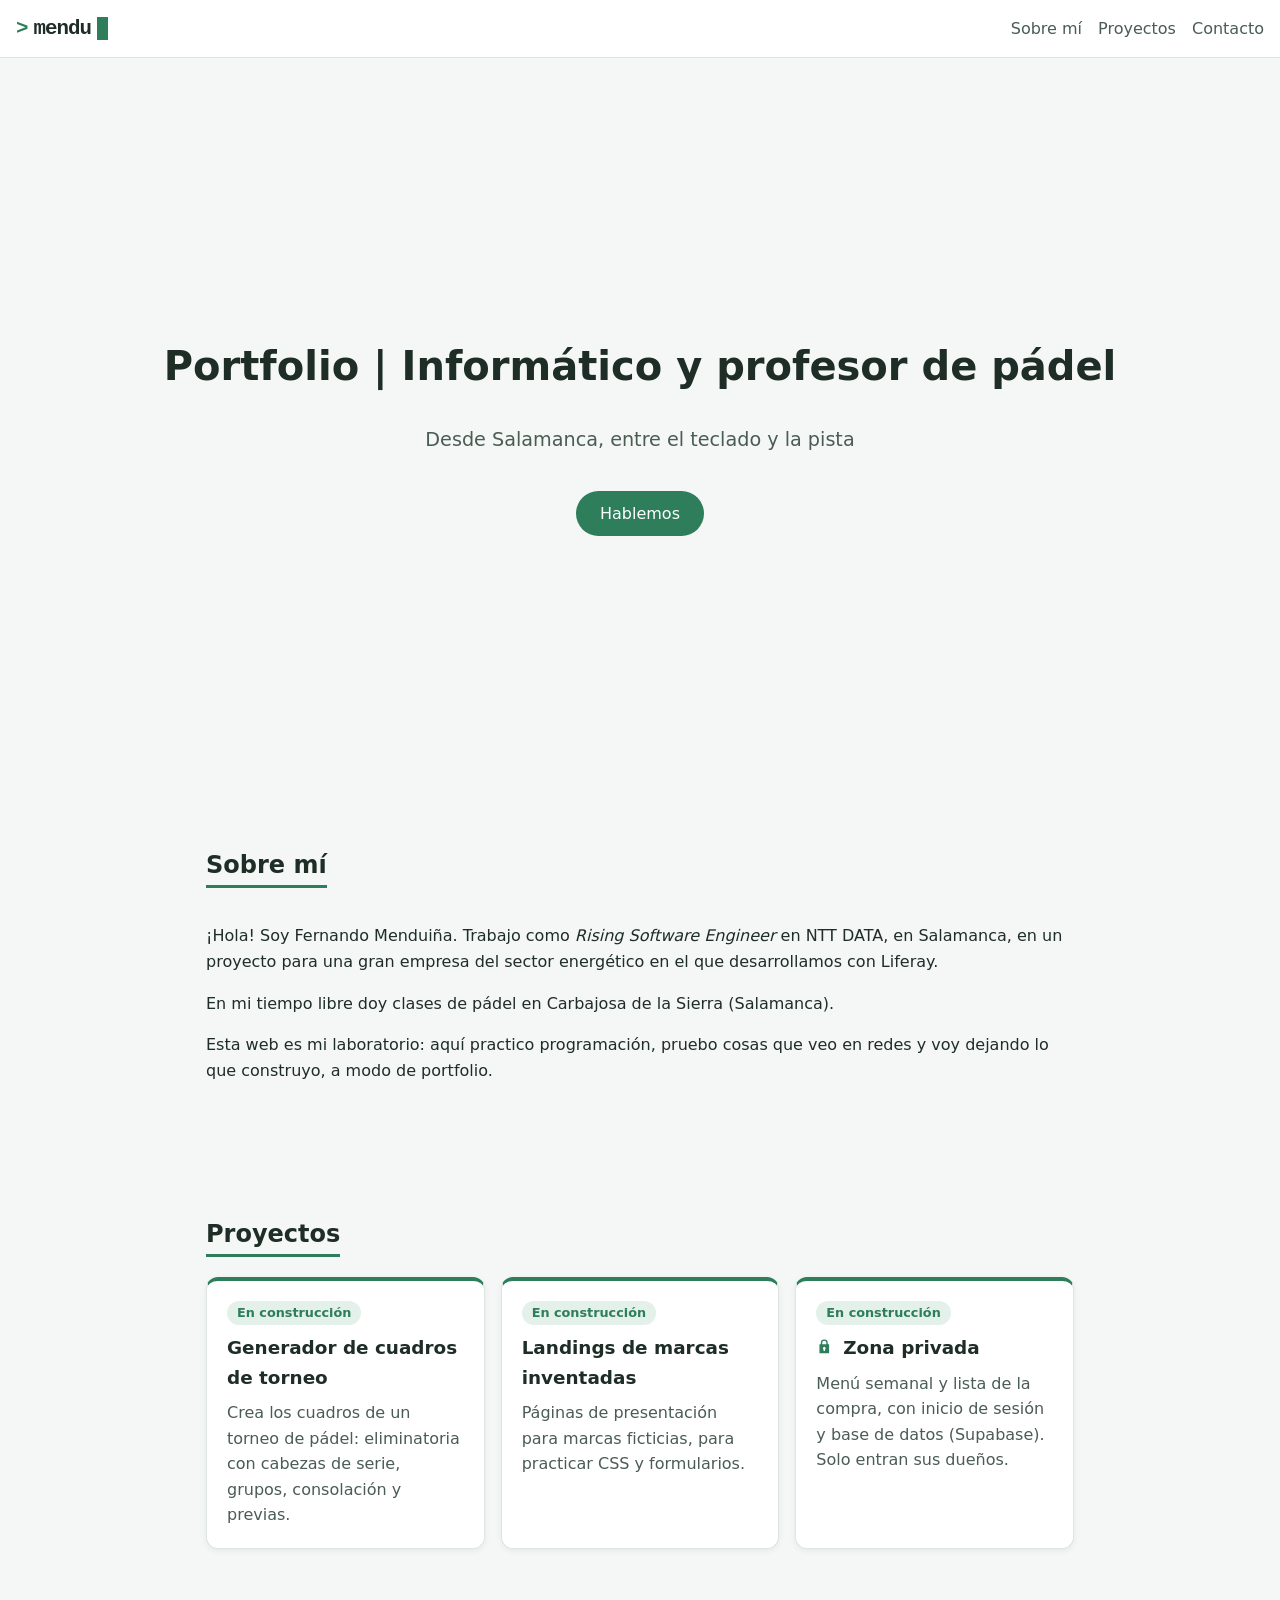
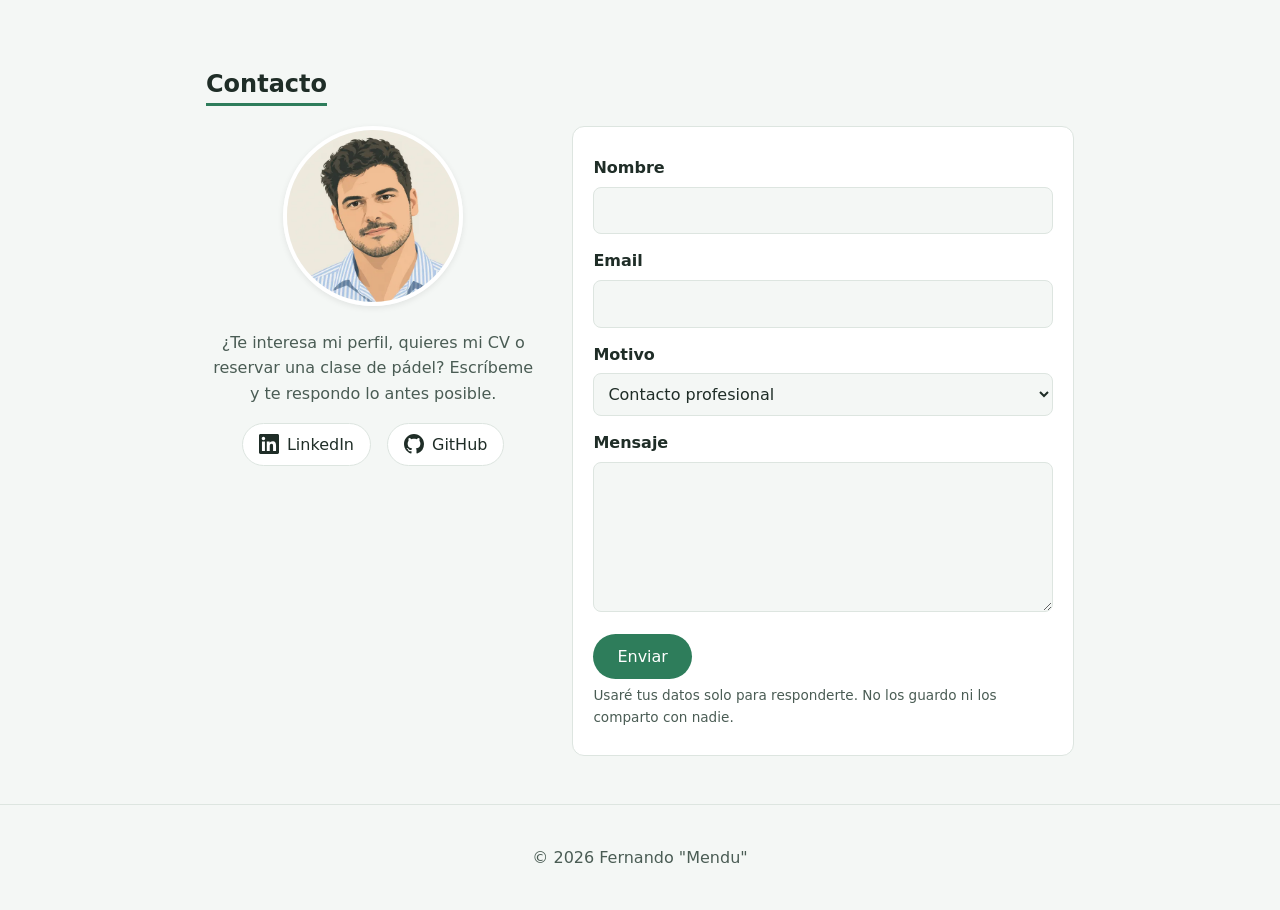
<file: index.html>
<!DOCTYPE html>
<html lang="es">
<head>
  <meta charset="UTF-8">
  <meta name="viewport" content="width=device-width, initial-scale=1.0">
  <title>Mendu · Informático y profesor de pádel</title>
  <meta name="description" content="Portfolio de Mendu, informático en Salamanca y profesor de pádel. Proyectos de desarrollo web y lo que voy aprendiendo por el camino.">
  <link rel="stylesheet" href="css/styles.css">
  <link rel="icon" href="favicon.svg" type="image/svg+xml">
  <link rel="apple-touch-icon" href="apple-touch-icon.png">
  <meta name="apple-mobile-web-app-title" content="mendu">
  <script src="js/main.js" defer></script>
</head>
<body>
  <header class="cabecera">
    <a href="#inicio" class="logo" aria-label="Mendu, ir al inicio">
  <span class="logo-prompt" aria-hidden="true">&gt;</span>mendu<span class="logo-cursor" aria-hidden="true"></span>
    </a>
    <nav>
      <ul class="menu">
        <li><a href="#sobre-mi">Sobre mí</a></li>
        <li><a href="#proyectos">Proyectos</a></li>
        <li><a href="#contacto">Contacto</a></li>
      </ul>
    </nav>
  </header>

  <main>
    <section id="inicio" class="portada">
      <h1>Portfolio | Informático y profesor de pádel</h1>
      <p class="subtitulo">Desde Salamanca, entre el teclado y la pista</p>
      <a href="#contacto" class="boton">Hablemos</a>
    </section>

    <section id="sobre-mi" class="seccion">
      <h2>Sobre mí</h2>
      <p>¡Hola! Soy Fernando Menduiña. Trabajo como <em>Rising Software Engineer</em> en NTT DATA, en Salamanca, en un proyecto para una gran empresa del sector energético en el que desarrollamos con Liferay.</p>
      <p>En mi tiempo libre doy clases de pádel en Carbajosa de la Sierra (Salamanca).</p>
      <p>Esta web es mi laboratorio: aquí practico programación, pruebo cosas que veo en redes y voy dejando lo que construyo, a modo de portfolio.</p>
    </section>

    <section id="proyectos" class="seccion">
      <h2>Proyectos</h2>
      <div class="tarjetas">
        <article class="tarjeta">
          <span class="estado">En construcción</span>
          <h3><a href="proyectos/torneos/index.html" class="tarjeta-enlace">Generador de cuadros de torneo</a></h3>
          <p>Crea los cuadros de un torneo de pádel: eliminatoria con cabezas de serie, grupos, consolación y previas.</p>
        </article>
        <article class="tarjeta">
          <span class="estado">En construcción</span>
          <h3><a href="proyectos/landings/index.html" class="tarjeta-enlace">Landings de marcas inventadas</a></h3>
          <p>Páginas de presentación para marcas ficticias, para practicar CSS y formularios.</p>
        </article>
        <article class="tarjeta">
          <span class="estado">En construcción</span>
          <h3>
            <a href="proyectos/zona-privada/index.html" class="tarjeta-enlace">
              <svg class="icono-candado" viewBox="0 0 24 24" aria-hidden="true"><path d="M17 9V7a5 5 0 0 0-10 0v2H5v13h14V9h-2zM9 7a3 3 0 0 1 6 0v2H9V7zm4 9.7V19h-2v-2.3a2 2 0 1 1 2 0z"/></svg>
              Zona privada
            </a>
          </h3>
          <p>Menú semanal y lista de la compra, con inicio de sesión y base de datos (Supabase). Solo entran sus dueños.</p>
        </article>
      </div>
    </section>

    <section id="contacto" class="seccion">
      <h2>Contacto</h2>
      <div class="contacto">
        <div class="perfil">
          <img src="img/mendu.webp" alt="Ilustración de Fernando Menduiña" class="perfil-foto" width="480" height="480" loading="lazy">
          <p>¿Te interesa mi perfil, quieres mi CV o reservar una clase de pádel? Escríbeme y te respondo lo antes posible.</p>
          <ul class="perfil-enlaces">
            <li>
              <a href="https://www.linkedin.com/in/fernando-menduina-hernandez/" class="red-social">
                <svg viewBox="0 0 24 24" aria-hidden="true"><path d="M20.447 20.452h-3.554v-5.569c0-1.328-.027-3.037-1.852-3.037-1.853 0-2.136 1.445-2.136 2.939v5.667H9.351V9h3.414v1.561h.046c.477-.9 1.637-1.85 3.37-1.85 3.601 0 4.267 2.37 4.267 5.455v6.286zM5.337 7.433c-1.144 0-2.063-.926-2.063-2.065 0-1.138.92-2.063 2.063-2.063 1.14 0 2.064.925 2.064 2.063 0 1.139-.925 2.065-2.064 2.065zm1.782 13.019H3.555V9h3.564v11.452zM22.225 0H1.771C.792 0 0 .774 0 1.729v20.542C0 23.227.792 24 1.771 24h20.451C23.2 24 24 23.227 24 22.271V1.729C24 .774 23.2 0 22.222 0h.003z"/></svg>
                LinkedIn
              </a>
            </li>
            <li>
              <a href="https://github.com/Fermendu" class="red-social">
                <svg viewBox="0 0 16 16" aria-hidden="true"><path d="M8 0C3.58 0 0 3.58 0 8c0 3.54 2.29 6.53 5.47 7.59.4.07.55-.17.55-.38 0-.19-.01-.82-.01-1.49-2.01.37-2.53-.49-2.69-.94-.09-.23-.48-.94-.82-1.13-.28-.15-.68-.52-.01-.53.63-.01 1.08.58 1.23.82.72 1.21 1.87.87 2.33.66.07-.52.28-.87.51-1.07-1.78-.2-3.64-.89-3.64-3.95 0-.87.31-1.59.82-2.15-.08-.2-.36-1.02.08-2.12 0 0 .67-.21 2.2.82.64-.18 1.32-.27 2-.27.68 0 1.36.09 2 .27 1.53-1.04 2.2-.82 2.2-.82.44 1.1.16 1.92.08 2.12.51.56.82 1.27.82 2.15 0 3.07-1.87 3.75-3.65 3.95.29.25.54.73.54 1.48 0 1.07-.01 1.93-.01 2.2 0 .21.15.46.55.38A8.013 8.013 0 0016 8c0-4.42-3.58-8-8-8z"/></svg>
                GitHub
              </a>
            </li>
          </ul>
        </div>

        <form class="formulario" action="https://formspree.io/f/mppqpdjj" method="POST">
          <label for="nombre">Nombre</label>
          <input type="text" id="nombre" name="nombre" autocomplete="name" required>

          <label for="email">Email</label>
          <input type="email" id="email" name="email" autocomplete="email" required>

          <label for="motivo">Motivo</label>
          <select id="motivo" name="motivo">
            <option>Contacto profesional</option>
            <option>Solicitar CV</option>
            <option>Clases de pádel</option>
          </select>

          <label for="mensaje">Mensaje</label>
          <textarea id="mensaje" name="mensaje" rows="5" required></textarea>

          <!-- Campo trampa contra spam: las personas no lo ven, los bots lo rellenan -->
          <label class="trampa">No rellenes este campo
            <input type="text" name="_gotcha" tabindex="-1" autocomplete="off">
          </label>

          <button type="submit" class="boton">Enviar</button>
          <p class="form-privacidad">Usaré tus datos solo para responderte. No los guardo ni los comparto con nadie.</p>
          <p class="form-estado" role="status"></p>
        </form>
      </div>
    </section>
  </main>

  <footer class="pie">
    <p>&copy; 2026 Fernando "Mendu"</p>
  </footer>
</body>
</html>
</file>
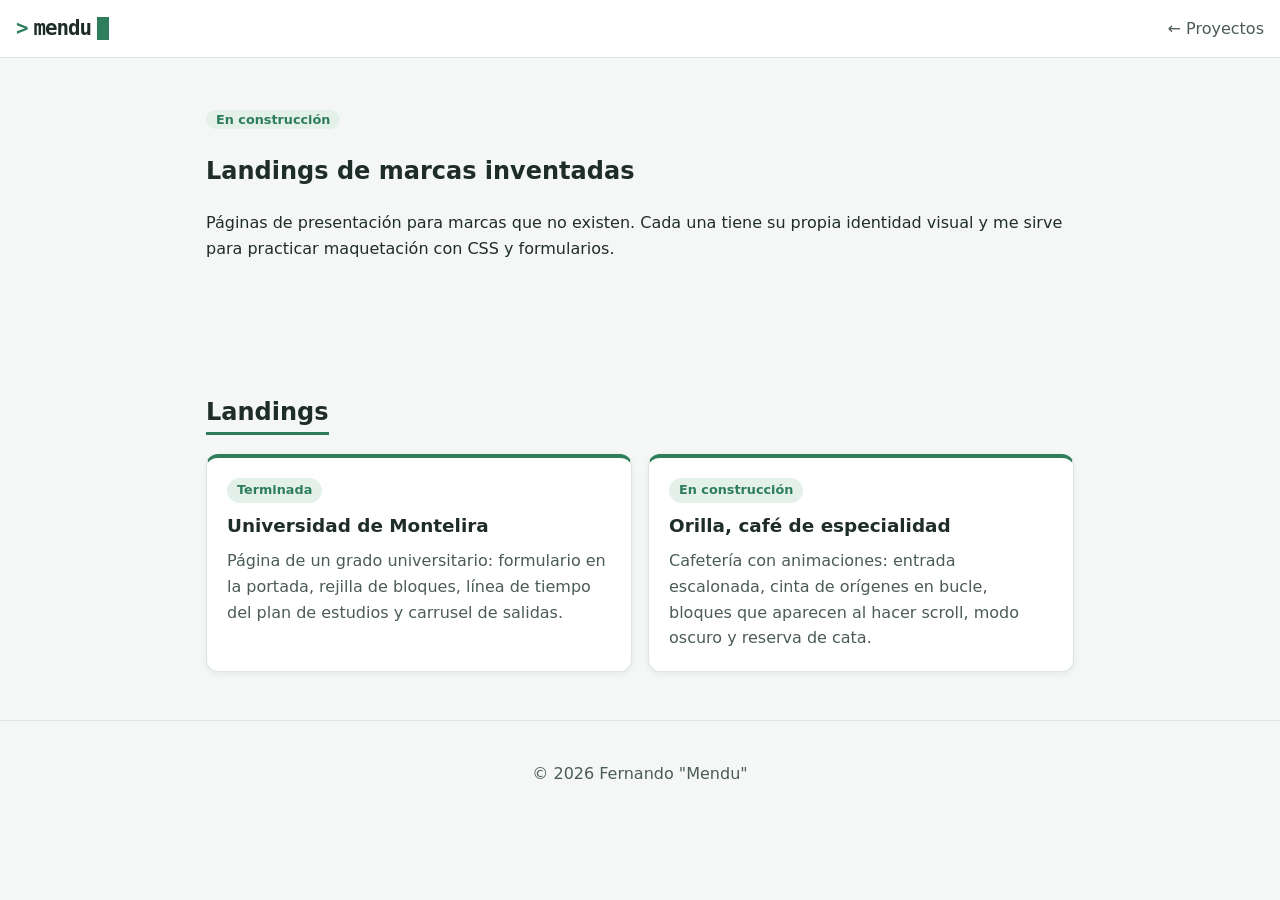
<file: proyectos/landings/index.html>
<!DOCTYPE html>
<html lang="es">
<head>
  <meta charset="UTF-8">
  <meta name="viewport" content="width=device-width, initial-scale=1.0">
  <title>Landings de marcas inventadas · Mendu</title>
  <meta name="description" content="Páginas de presentación para marcas inventadas, para practicar CSS y formularios. Proyecto del portfolio de Mendu.">
  <link rel="stylesheet" href="../../css/styles.css">
  <link rel="icon" href="../../favicon.svg" type="image/svg+xml">
</head>
<body>
  <header class="cabecera">
    <a href="../../index.html" class="logo" aria-label="Mendu, ir al inicio">
      <span class="logo-prompt" aria-hidden="true">&gt;</span>mendu<span class="logo-cursor" aria-hidden="true"></span>
    </a>
    <nav>
      <ul class="menu">
        <li><a href="../../index.html#proyectos">← Proyectos</a></li>
      </ul>
    </nav>
  </header>

  <main>
    <section class="seccion">
      <span class="estado">En construcción</span>
      <h1>Landings de marcas inventadas</h1>
      <p>Páginas de presentación para marcas que no existen. Cada una tiene su propia identidad visual y me sirve para practicar maquetación con CSS y formularios.</p>
    </section>

    <section class="seccion">
      <h2>Landings</h2>
      <div class="tarjetas">
        <article class="tarjeta">
          <span class="estado">Terminada</span>
          <h3><a href="montelira/index.html" class="tarjeta-enlace">Universidad de Montelira</a></h3>
          <p>Página de un grado universitario: formulario en la portada, rejilla de bloques, línea de tiempo del plan de estudios y carrusel de salidas.</p>
        </article>
        <article class="tarjeta">
          <span class="estado">En construcción</span>
          <h3><a href="orilla/index.html" class="tarjeta-enlace">Orilla, café de especialidad</a></h3>
          <p>Cafetería con animaciones: entrada escalonada, cinta de orígenes en bucle, bloques que aparecen al hacer scroll, modo oscuro y reserva de cata.</p>
        </article>
      </div>
    </section>
  </main>

  <footer class="pie">
    <p>&copy; 2026 Fernando "Mendu"</p>
  </footer>
</body>
</html>
</file>
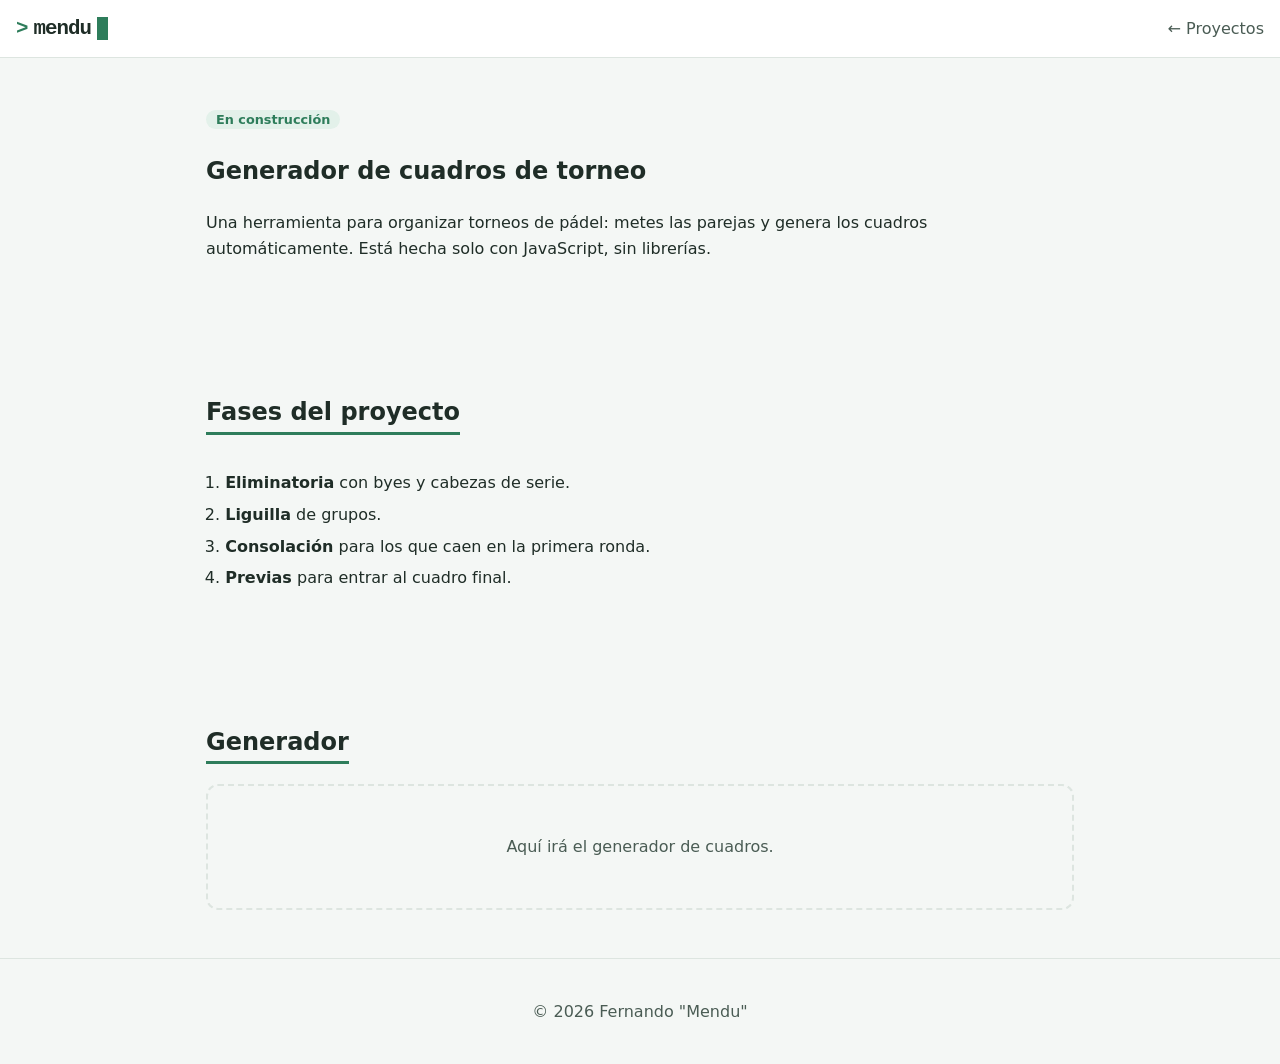
<file: proyectos/torneos/index.html>
<!DOCTYPE html>
<html lang="es">
<head>
  <meta charset="UTF-8">
  <meta name="viewport" content="width=device-width, initial-scale=1.0">
  <title>Generador de cuadros de torneo · Mendu</title>
  <meta name="description" content="Generador de cuadros de torneo de pádel hecho con JavaScript puro. Proyecto del portfolio de Mendu.">
  <link rel="stylesheet" href="../../css/styles.css">
  <link rel="stylesheet" href="torneos.css">
  <link rel="icon" href="../../favicon.svg" type="image/svg+xml">
  <script src="torneos.js" defer></script>
</head>
<body>
  <header class="cabecera">
    <a href="../../index.html" class="logo" aria-label="Mendu, ir al inicio">
      <span class="logo-prompt" aria-hidden="true">&gt;</span>mendu<span class="logo-cursor" aria-hidden="true"></span>
    </a>
    <nav>
      <ul class="menu">
        <li><a href="../../index.html#proyectos">← Proyectos</a></li>
      </ul>
    </nav>
  </header>

  <main>
    <section class="seccion">
      <span class="estado">En construcción</span>
      <h1>Generador de cuadros de torneo</h1>
      <p>Una herramienta para organizar torneos de pádel: metes las parejas y genera los cuadros automáticamente. Está hecha solo con JavaScript, sin librerías.</p>
    </section>

    <section class="seccion">
      <h2>Fases del proyecto</h2>
      <ol class="fases">
        <li><strong>Eliminatoria</strong> con byes y cabezas de serie.</li>
        <li><strong>Liguilla</strong> de grupos.</li>
        <li><strong>Consolación</strong> para los que caen en la primera ronda.</li>
        <li><strong>Previas</strong> para entrar al cuadro final.</li>
      </ol>
    </section>

    <section class="seccion">
      <h2>Generador</h2>
      <div id="generador" class="zona-generador">
        <p>Aquí irá el generador de cuadros.</p>
      </div>
    </section>
  </main>

  <footer class="pie">
    <p>&copy; 2026 Fernando "Mendu"</p>
  </footer>
</body>
</html>
</file>
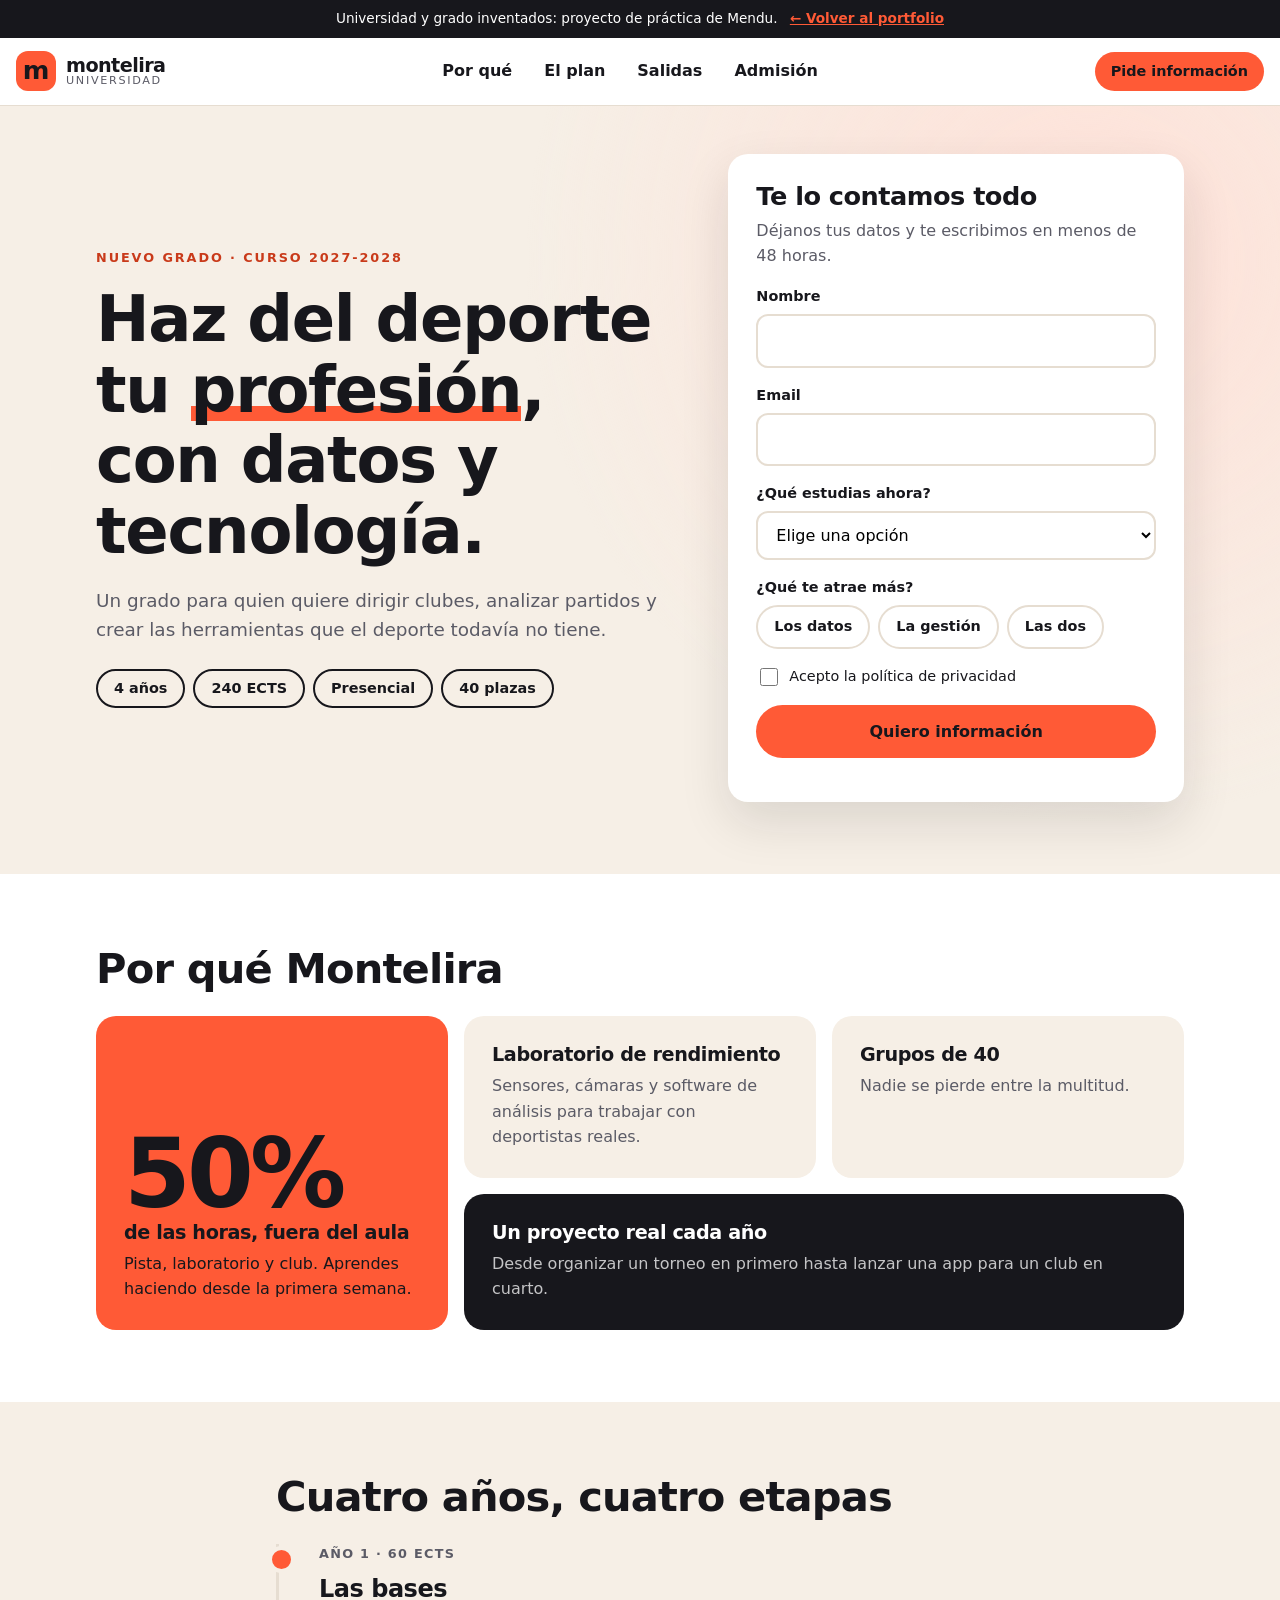
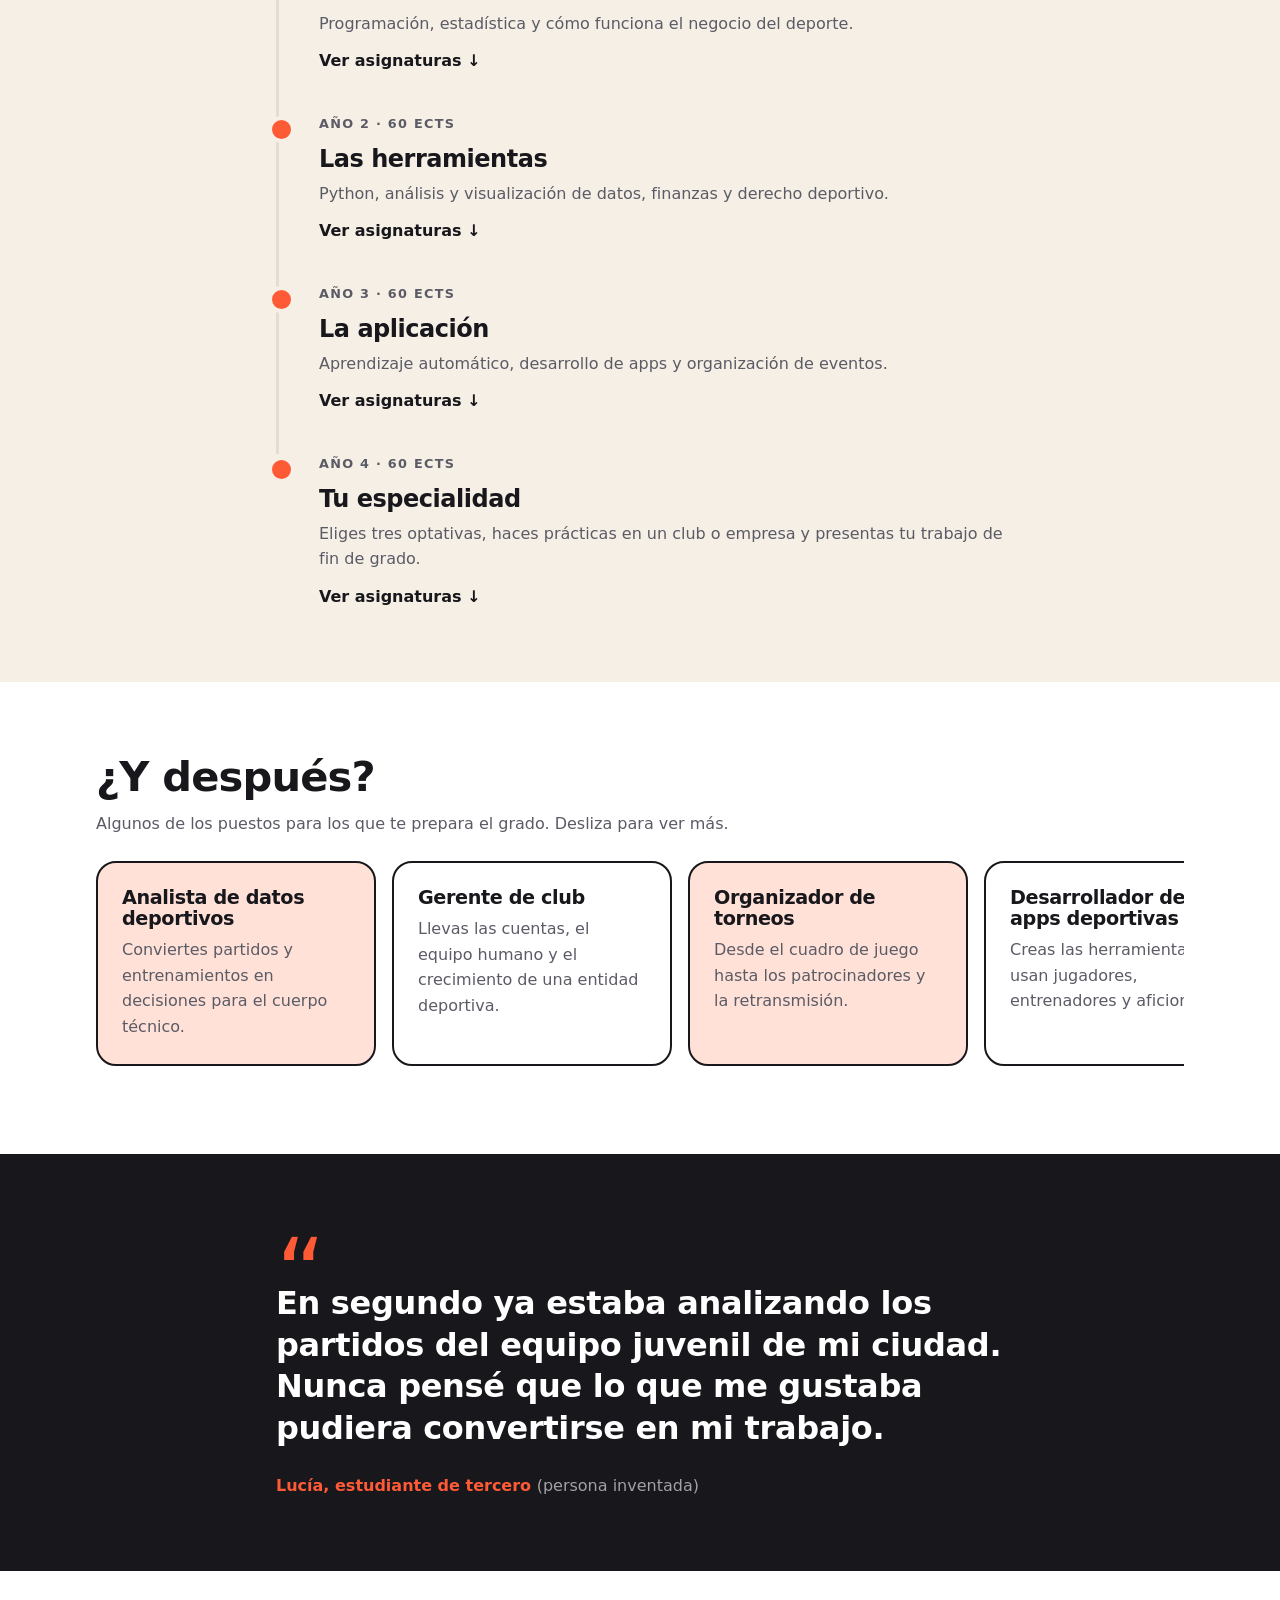
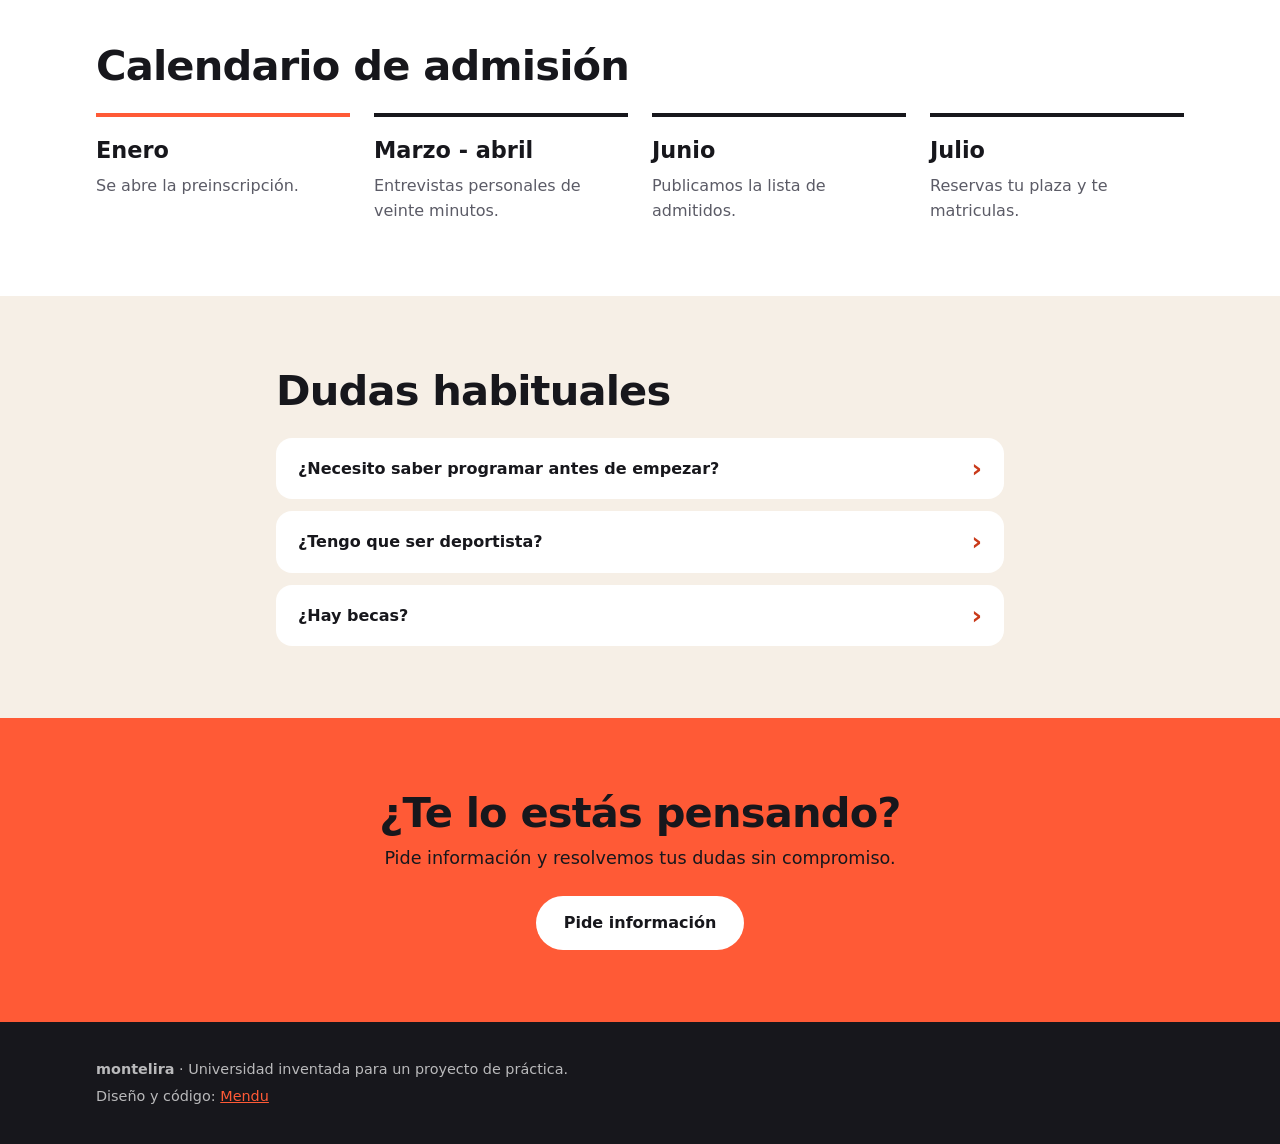
<file: proyectos/landings/montelira/index.html>
<!DOCTYPE html>
<html lang="es">
<head>
  <meta charset="UTF-8">
  <meta name="viewport" content="width=device-width, initial-scale=1.0">
  <title>Grado en Tecnología y Gestión del Deporte · Universidad de Montelira</title>
  <meta name="description" content="Landing de práctica para una universidad inventada. Proyecto del portfolio de Mendu.">
  <!-- Es una universidad inventada: pedimos a los buscadores que no la muestren -->
  <meta name="robots" content="noindex">
  <link rel="stylesheet" href="montelira.css">
  <link rel="icon" href="../../../favicon.svg" type="image/svg+xml">
  <script src="montelira.js" defer></script>
</head>
<body>
  <!-- Aviso de que es un proyecto de práctica -->
  <div class="aviso-practica">
    Universidad y grado inventados: proyecto de práctica de Mendu.
    <a href="../../../index.html#proyectos">← Volver al portfolio</a>
  </div>

  <header class="cabecera">
    <a href="#inicio" class="marca" aria-label="Universidad de Montelira, ir al inicio">
      <span class="marca-simbolo" aria-hidden="true">m</span>
      <span class="marca-texto">montelira<small>universidad</small></span>
    </a>
    <nav class="menu" aria-label="Secciones">
      <a href="#por-que">Por qué</a>
      <a href="#plan">El plan</a>
      <a href="#salidas">Salidas</a>
      <a href="#admision">Admisión</a>
    </nav>
    <a href="#informacion" class="boton boton-pequeno">Pide información</a>
  </header>

  <main>
    <!-- ===== Portada: texto a la izquierda, formulario a la derecha ===== -->
    <section id="inicio" class="portada">
      <div class="contenedor portada-rejilla">
        <div class="portada-texto">
          <p class="antetitulo">Nuevo grado · Curso 2027-2028</p>
          <h1>Haz del deporte tu <span class="subrayado">profesión</span>, con datos y tecnología.</h1>
          <p class="entradilla">Un grado para quien quiere dirigir clubes, analizar partidos y crear las herramientas que el deporte todavía no tiene.</p>

          <ul class="chips" aria-label="Datos del grado">
            <li>4 años</li>
            <li>240 ECTS</li>
            <li>Presencial</li>
            <li>40 plazas</li>
          </ul>
        </div>

        <!-- Formulario de información -->
        <form id="informacion" class="formulario" aria-labelledby="titulo-formulario">
          <h2 id="titulo-formulario">Te lo contamos todo</h2>
          <p class="formulario-intro">Déjanos tus datos y te escribimos en menos de 48 horas.</p>

          <div class="campo">
            <label for="nombre">Nombre</label>
            <input type="text" id="nombre" name="nombre" autocomplete="given-name" required>
          </div>

          <div class="campo">
            <label for="email">Email</label>
            <input type="email" id="email" name="email" autocomplete="email" required>
          </div>

          <div class="campo">
            <label for="situacion">¿Qué estudias ahora?</label>
            <select id="situacion" name="situacion" required>
              <option value="">Elige una opción</option>
              <option>Bachillerato</option>
              <option>Formación Profesional</option>
              <option>Otro grado</option>
              <option>Estoy trabajando</option>
            </select>
          </div>

          <!-- Botones de opción con forma de pastilla -->
          <fieldset class="campo">
            <legend>¿Qué te atrae más?</legend>
            <div class="pastillas">
              <label><input type="radio" name="interes" value="datos" required> Los datos</label>
              <label><input type="radio" name="interes" value="gestion"> La gestión</label>
              <label><input type="radio" name="interes" value="las-dos"> Las dos</label>
            </div>
          </fieldset>

          <label class="casilla">
            <input type="checkbox" name="privacidad" required>
            Acepto la política de privacidad
          </label>

          <button type="submit" class="boton boton-ancho">Quiero información</button>
          <p class="form-estado" role="status"></p>
        </form>
      </div>
    </section>

    <!-- ===== Por qué: rejilla de bloques de distintos tamaños ===== -->
    <section id="por-que" class="seccion" aria-labelledby="titulo-por-que">
      <div class="contenedor">
        <h2 id="titulo-por-que">Por qué Montelira</h2>
        <div class="bloques">
          <article class="bloque bloque-grande">
            <p class="bloque-cifra">50%</p>
            <h3>de las horas, fuera del aula</h3>
            <p>Pista, laboratorio y club. Aprendes haciendo desde la primera semana.</p>
          </article>
          <article class="bloque">
            <h3>Laboratorio de rendimiento</h3>
            <p>Sensores, cámaras y software de análisis para trabajar con deportistas reales.</p>
          </article>
          <article class="bloque">
            <h3>Grupos de 40</h3>
            <p>Nadie se pierde entre la multitud.</p>
          </article>
          <article class="bloque bloque-ancho">
            <h3>Un proyecto real cada año</h3>
            <p>Desde organizar un torneo en primero hasta lanzar una app para un club en cuarto.</p>
          </article>
        </div>
      </div>
    </section>

    <!-- ===== El plan: línea de tiempo por años ===== -->
    <section id="plan" class="seccion seccion-arena" aria-labelledby="titulo-plan">
      <div class="contenedor contenedor-estrecho">
        <h2 id="titulo-plan">Cuatro años, cuatro etapas</h2>
        <ol class="linea-tiempo">
          <li class="etapa">
            <p class="etapa-ano">Año 1 · 60 ECTS</p>
            <h3>Las bases</h3>
            <p>Programación, estadística y cómo funciona el negocio del deporte.</p>
            <details>
              <summary>Ver asignaturas</summary>
              <ul class="asignaturas">
                <li>Fundamentos de programación</li>
                <li>Matemáticas aplicadas</li>
                <li>Fisiología del ejercicio</li>
                <li>Introducción a la economía</li>
                <li>Sociología del deporte</li>
                <li>Estadística</li>
                <li>Bases de datos</li>
                <li>Fundamentos de gestión deportiva</li>
                <li>Comunicación y marketing</li>
                <li>Inglés técnico</li>
              </ul>
            </details>
          </li>
          <li class="etapa">
            <p class="etapa-ano">Año 2 · 60 ECTS</p>
            <h3>Las herramientas</h3>
            <p>Python, análisis y visualización de datos, finanzas y derecho deportivo.</p>
            <details>
              <summary>Ver asignaturas</summary>
              <ul class="asignaturas">
                <li>Programación con Python</li>
                <li>Biomecánica</li>
                <li>Contabilidad y finanzas</li>
                <li>Sistemas de información</li>
                <li>Derecho del deporte</li>
                <li>Análisis de datos</li>
                <li>Visualización de datos</li>
                <li>Marketing deportivo</li>
                <li>Planificación del entrenamiento</li>
                <li>Gestión de instalaciones</li>
              </ul>
            </details>
          </li>
          <li class="etapa">
            <p class="etapa-ano">Año 3 · 60 ECTS</p>
            <h3>La aplicación</h3>
            <p>Aprendizaje automático, desarrollo de apps y organización de eventos.</p>
            <details>
              <summary>Ver asignaturas</summary>
              <ul class="asignaturas">
                <li>Aprendizaje automático</li>
                <li>Analítica del rendimiento</li>
                <li>Desarrollo web y de aplicaciones</li>
                <li>Sensores y dispositivos para deportistas</li>
                <li>Investigación de mercados</li>
                <li>Organización de eventos deportivos</li>
                <li>Patrocinio y modelos de negocio</li>
                <li>Gestión de proyectos</li>
                <li>Ética y protección de datos</li>
                <li>Emprendimiento</li>
              </ul>
            </details>
          </li>
          <li class="etapa">
            <p class="etapa-ano">Año 4 · 60 ECTS</p>
            <h3>Tu especialidad</h3>
            <p>Eliges tres optativas, haces prácticas en un club o empresa y presentas tu trabajo de fin de grado.</p>
            <details>
              <summary>Ver asignaturas</summary>
              <ul class="asignaturas">
                <li>Big data aplicado al deporte</li>
                <li>Dirección estratégica</li>
                <li>Scouting y detección de talento</li>
                <li>Tres optativas a elegir</li>
                <li>Prácticas en empresa (12 ECTS)</li>
                <li>Trabajo de fin de grado (12 ECTS)</li>
              </ul>
            </details>
          </li>
        </ol>
      </div>
    </section>

    <!-- ===== Salidas: tarjetas que se deslizan en horizontal ===== -->
    <section id="salidas" class="seccion" aria-labelledby="titulo-salidas">
      <div class="contenedor">
        <h2 id="titulo-salidas">¿Y después?</h2>
        <p class="seccion-intro">Algunos de los puestos para los que te prepara el grado. Desliza para ver más.</p>
        <ul class="carrusel">
          <li class="perfil">
            <h3>Analista de datos deportivos</h3>
            <p>Conviertes partidos y entrenamientos en decisiones para el cuerpo técnico.</p>
          </li>
          <li class="perfil">
            <h3>Gerente de club</h3>
            <p>Llevas las cuentas, el equipo humano y el crecimiento de una entidad deportiva.</p>
          </li>
          <li class="perfil">
            <h3>Organizador de torneos</h3>
            <p>Desde el cuadro de juego hasta los patrocinadores y la retransmisión.</p>
          </li>
          <li class="perfil">
            <h3>Desarrollador de apps deportivas</h3>
            <p>Creas las herramientas que usan jugadores, entrenadores y aficionados.</p>
          </li>
          <li class="perfil">
            <h3>Responsable de marketing</h3>
            <p>Haces crecer la marca de un club, una liga o un evento.</p>
          </li>
        </ul>
      </div>
    </section>

    <!-- ===== Testimonio ===== -->
    <section class="seccion seccion-tinta" aria-label="Testimonio">
      <div class="contenedor contenedor-estrecho">
        <figure class="testimonio">
          <blockquote>
            <p>En segundo ya estaba analizando los partidos del equipo juvenil de mi ciudad. Nunca pensé que lo que me gustaba pudiera convertirse en mi trabajo.</p>
          </blockquote>
          <figcaption>Lucía, estudiante de tercero <span>(persona inventada)</span></figcaption>
        </figure>
      </div>
    </section>

    <!-- ===== Admisión: calendario ===== -->
    <section id="admision" class="seccion" aria-labelledby="titulo-admision">
      <div class="contenedor">
        <h2 id="titulo-admision">Calendario de admisión</h2>
        <ol class="calendario">
          <li>
            <time>Enero</time>
            <p>Se abre la preinscripción.</p>
          </li>
          <li>
            <time>Marzo - abril</time>
            <p>Entrevistas personales de veinte minutos.</p>
          </li>
          <li>
            <time>Junio</time>
            <p>Publicamos la lista de admitidos.</p>
          </li>
          <li>
            <time>Julio</time>
            <p>Reservas tu plaza y te matriculas.</p>
          </li>
        </ol>
      </div>
    </section>

    <!-- ===== Preguntas frecuentes ===== -->
    <section class="seccion seccion-arena" aria-labelledby="titulo-preguntas">
      <div class="contenedor contenedor-estrecho">
        <h2 id="titulo-preguntas">Dudas habituales</h2>
        <div class="preguntas">
          <details>
            <summary>¿Necesito saber programar antes de empezar?</summary>
            <p>No. En primero empezamos desde cero y vamos subiendo el nivel poco a poco.</p>
          </details>
          <details>
            <summary>¿Tengo que ser deportista?</summary>
            <p>No es obligatorio, aunque te ayudará que te guste el deporte, porque todos los casos prácticos salen de ahí.</p>
          </details>
          <details>
            <summary>¿Hay becas?</summary>
            <p>Sí: becas propias por rendimiento académico y por méritos deportivos.</p>
          </details>
        </div>
      </div>
    </section>

    <!-- ===== Llamada final ===== -->
    <section class="cierre">
      <div class="contenedor">
        <h2>¿Te lo estás pensando?</h2>
        <p>Pide información y resolvemos tus dudas sin compromiso.</p>
        <a href="#informacion" class="boton boton-claro">Pide información</a>
      </div>
    </section>
  </main>

  <footer class="pie">
    <div class="contenedor">
      <p><strong>montelira</strong> · Universidad inventada para un proyecto de práctica.</p>
      <p>Diseño y código: <a href="../../../index.html">Mendu</a></p>
    </div>
  </footer>
</body>
</html>
</file>
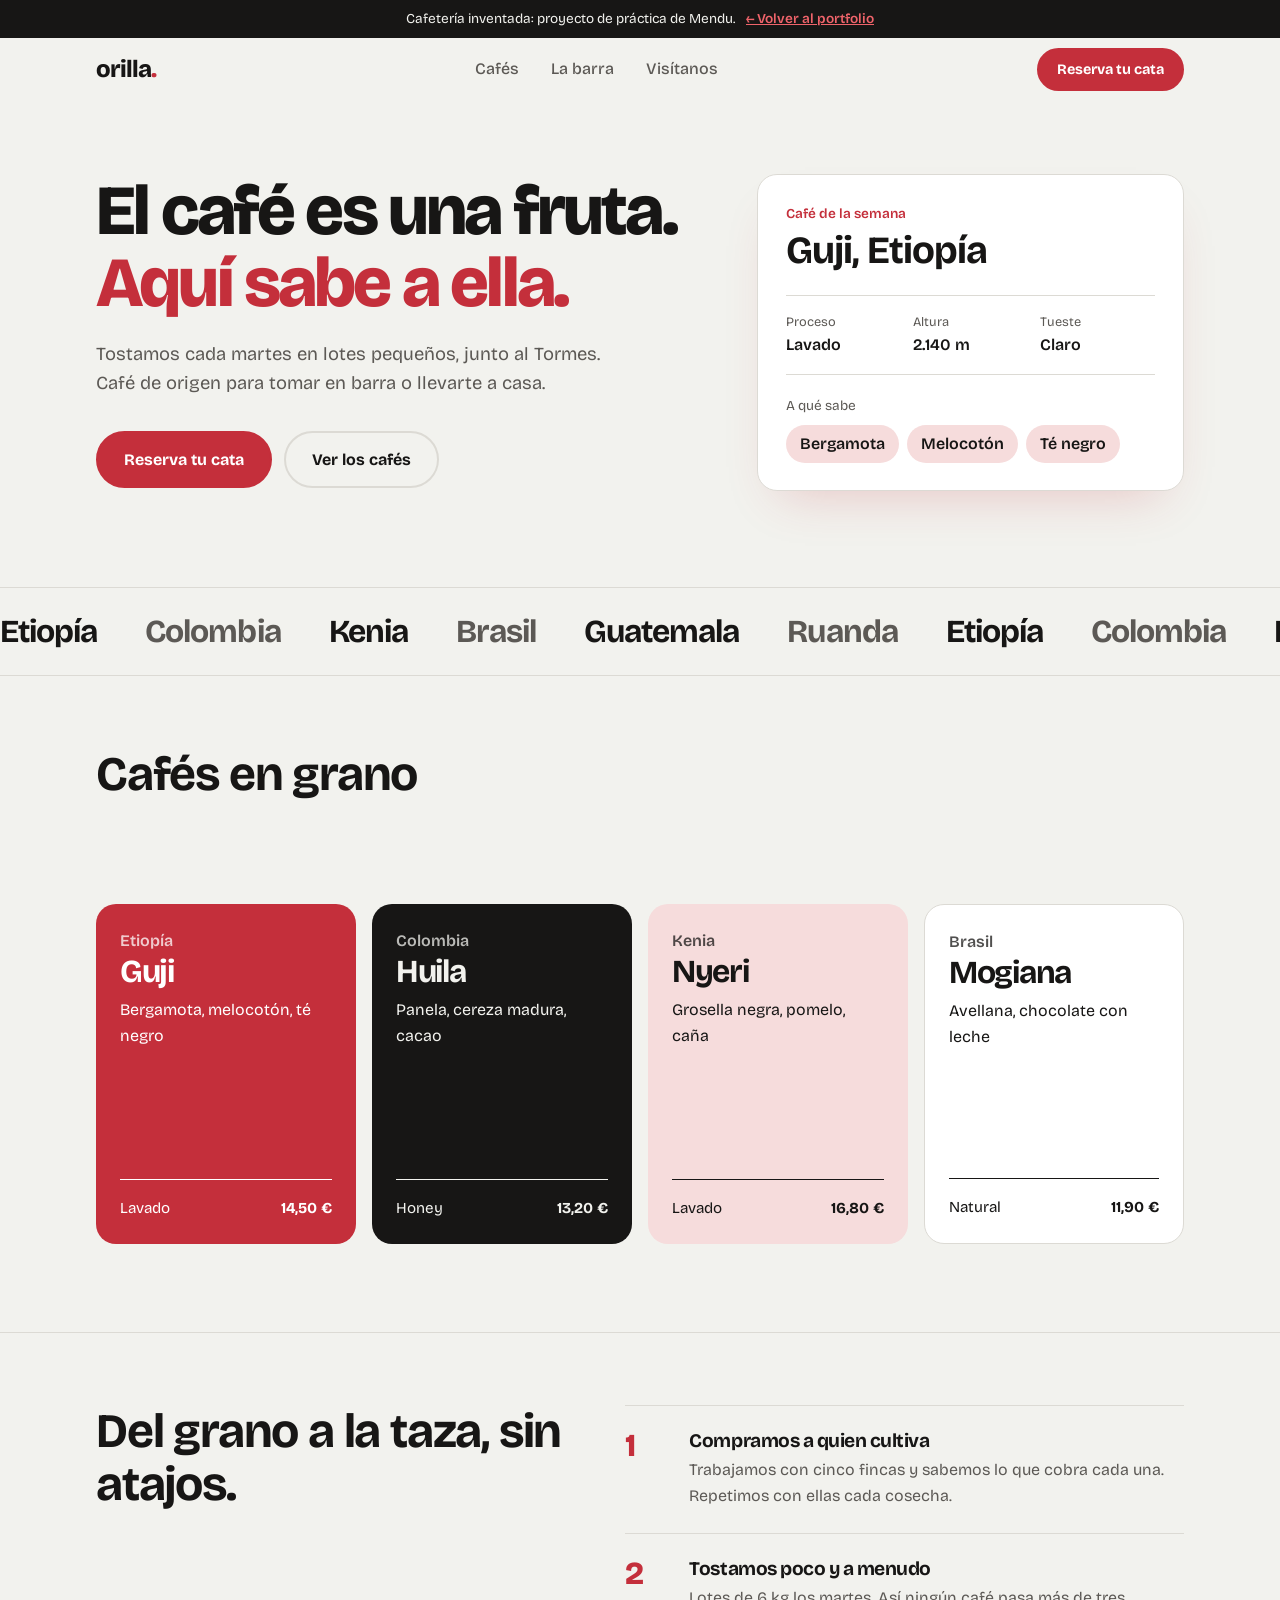
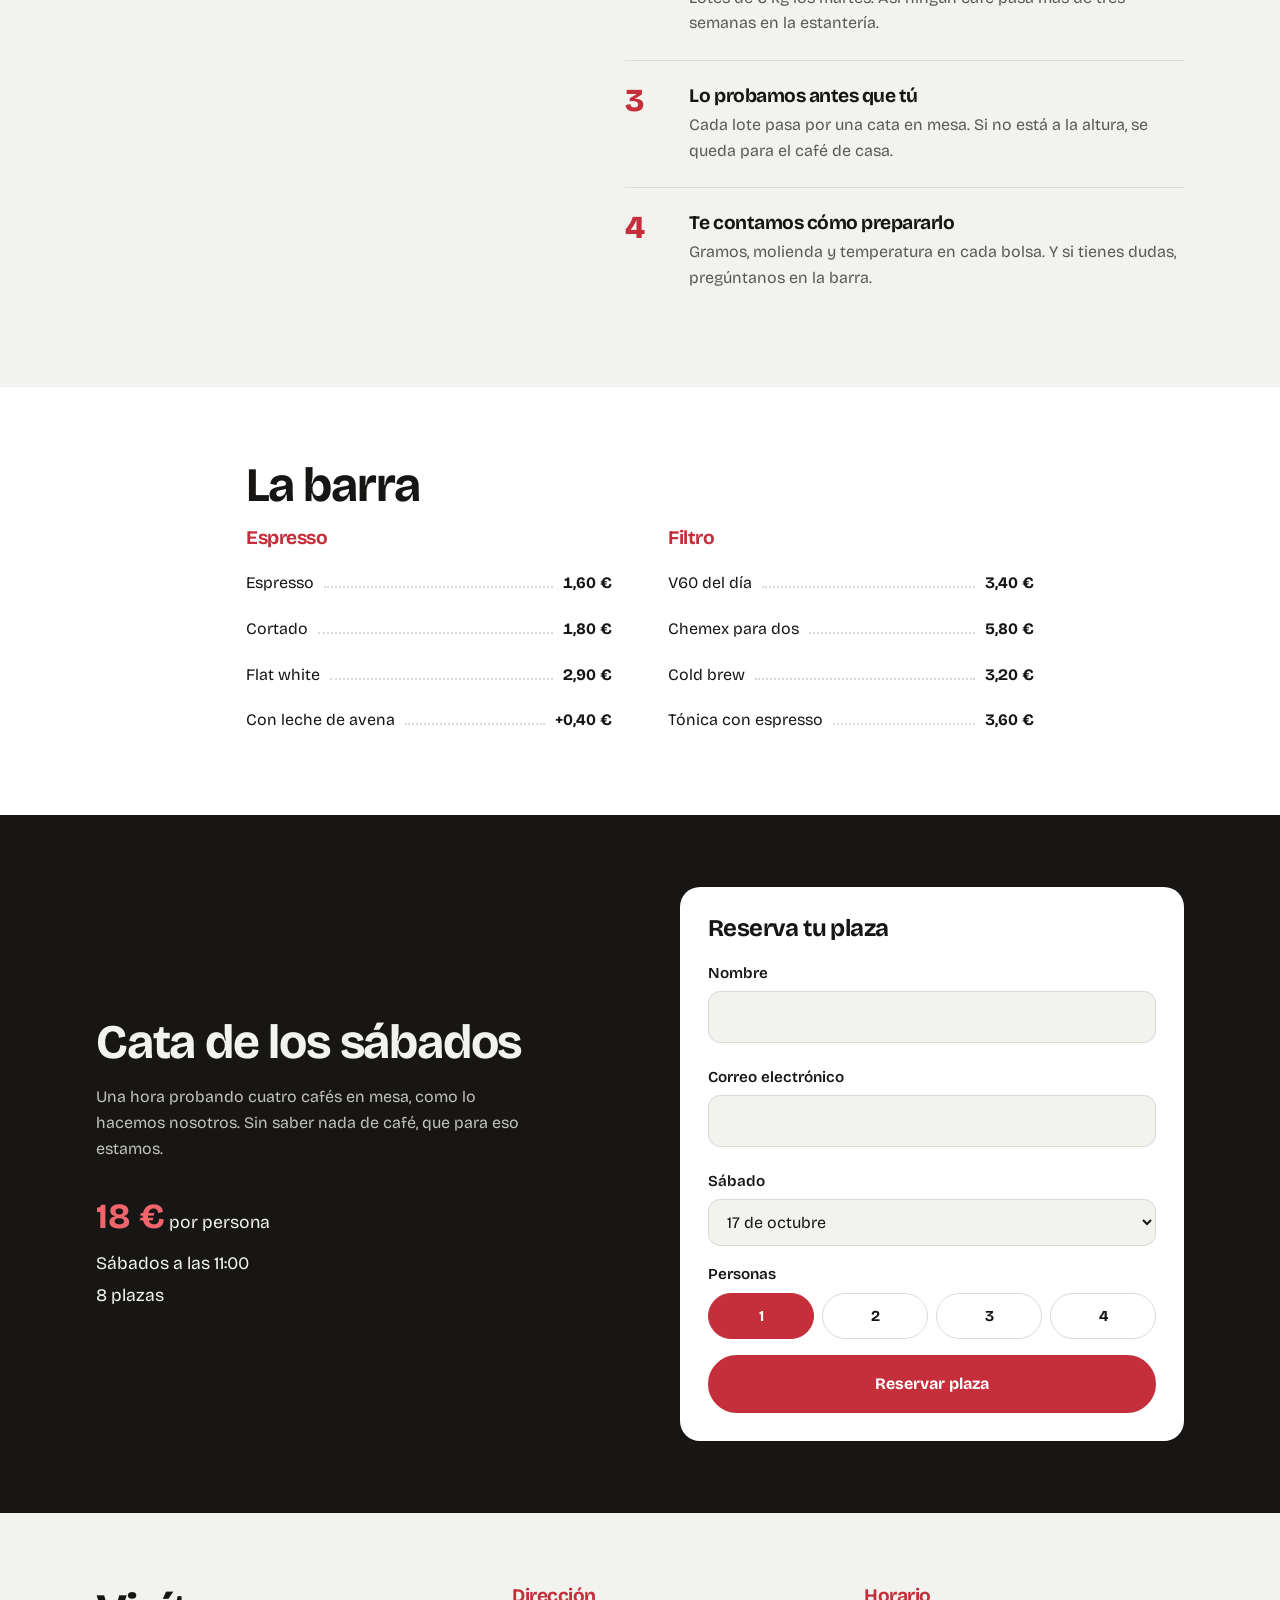
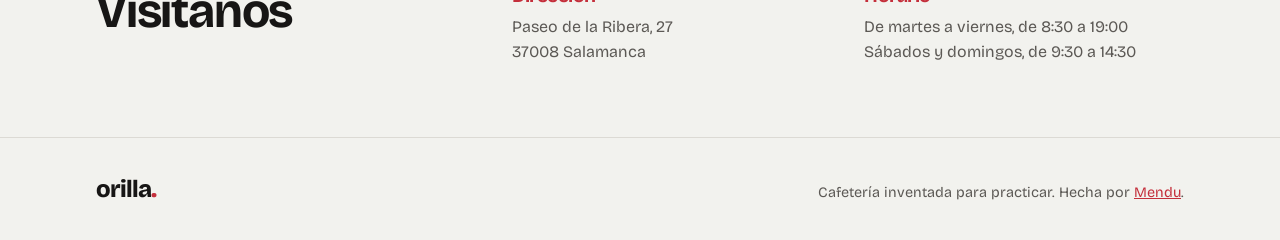
<file: proyectos/landings/orilla/index.html>
<!DOCTYPE html>
<html lang="es">
<head>
  <meta charset="UTF-8">
  <meta name="viewport" content="width=device-width, initial-scale=1.0, viewport-fit=cover">
  <title>Orilla · Café de especialidad en Salamanca</title>
  <meta name="description" content="Landing de práctica para una cafetería de especialidad inventada. Proyecto del portfolio de Mendu.">
  <!-- Es una cafetería inventada: pedimos a los buscadores que no la muestren -->
  <meta name="robots" content="noindex">
  <!-- Marcamos que hay JS antes de pintar, para que las animaciones de scroll no parpadeen -->
  <script>document.documentElement.classList.add("js");</script>
  <!-- Color de la barra del navegador en el móvil, claro u oscuro según el sistema -->
  <meta name="theme-color" content="#f2f2ee" media="(prefers-color-scheme: light)">
  <meta name="theme-color" content="#141312" media="(prefers-color-scheme: dark)">
  <link rel="preconnect" href="https://fonts.googleapis.com">
  <link rel="preconnect" href="https://fonts.gstatic.com" crossorigin>
  <link rel="stylesheet" href="https://fonts.googleapis.com/css2?family=Bricolage+Grotesque:opsz,wght@12..96,400..800&display=swap">
  <link rel="stylesheet" href="orilla.css">
  <link rel="icon" href="../../../favicon.svg" type="image/svg+xml">
  <script src="orilla.js" defer></script>
</head>
<body>
  <!-- Aviso de que es un proyecto de práctica -->
  <div class="aviso-practica">
    Cafetería inventada: proyecto de práctica de Mendu.
    <a href="../../../index.html#proyectos">← Volver al portfolio</a>
  </div>

  <!-- Marcador invisible: cuando sale de pantalla, la cabecera se vuelve sólida -->
  <div class="marcador-cabecera" aria-hidden="true"></div>

  <header class="cabecera">
    <a href="#inicio" class="marca" aria-label="Orilla, ir al inicio">
      orilla<span class="marca-punto" aria-hidden="true">.</span>
    </a>
    <nav class="menu" aria-label="Secciones">
      <a href="#cafes">Cafés</a>
      <a href="#barra">La barra</a>
      <a href="#visitanos">Visítanos</a>
    </nav>
    <a href="#cata" class="boton boton-pequeno">Reserva tu cata</a>
  </header>

  <main>
    <!-- ===== Portada: texto a la izquierda, café de la semana a la derecha ===== -->
    <section id="inicio" class="portada">
      <div class="contenedor portada-rejilla">
        <div class="portada-texto">
          <h1 class="entrada" style="--i: 0">El café es una fruta. <em>Aquí sabe a ella.</em></h1>
          <p class="entradilla entrada" style="--i: 1">Tostamos cada martes en lotes pequeños, junto al Tormes. Café de origen para tomar en barra o llevarte a casa.</p>
          <div class="portada-botones entrada" style="--i: 2">
            <a href="#cata" class="boton">Reserva tu cata</a>
            <a href="#cafes" class="boton boton-secundario">Ver los cafés</a>
          </div>
        </div>

        <!-- Ficha del café de la semana -->
        <article class="ficha-semana entrada" style="--i: 3" aria-labelledby="titulo-semana">
          <p class="ficha-etiqueta">Café de la semana</p>
          <h2 id="titulo-semana">Guji, Etiopía</h2>
          <dl class="ficha-datos">
            <div><dt>Proceso</dt><dd>Lavado</dd></div>
            <div><dt>Altura</dt><dd>2.140 m</dd></div>
            <div><dt>Tueste</dt><dd>Claro</dd></div>
          </dl>
          <p class="ficha-notas-titulo">A qué sabe</p>
          <ul class="notas">
            <li style="--i: 0">Bergamota</li>
            <li style="--i: 1">Melocotón</li>
            <li style="--i: 2">Té negro</li>
          </ul>
        </article>
      </div>
    </section>

    <!-- ===== Cinta de orígenes que se desplaza sola ===== -->
    <div class="cinta" aria-label="Orígenes con los que trabajamos: Etiopía, Colombia, Kenia, Brasil, Guatemala y Ruanda">
      <div class="cinta-pista" aria-hidden="true">
        <!-- La lista va dos veces para que el bucle no tenga cortes -->
        <ul>
          <li>Etiopía</li><li>Colombia</li><li>Kenia</li><li>Brasil</li><li>Guatemala</li><li>Ruanda</li>
        </ul>
        <ul>
          <li>Etiopía</li><li>Colombia</li><li>Kenia</li><li>Brasil</li><li>Guatemala</li><li>Ruanda</li>
        </ul>
      </div>
    </div>

    <!-- ===== Cafés en grano: fila con desplazamiento lateral ===== -->
    <section id="cafes" class="seccion">
      <div class="contenedor">
        <h2 class="revelar">Cafés en grano</h2>
        <p class="seccion-intro revelar">Bolsas de 250 g, tostadas la semana en que te llegan. Te lo molemos si nos dices cómo lo preparas.</p>
      </div>

      <ul class="cafes" aria-label="Cafés disponibles">
        <li class="cafe cafe-cereza revelar" style="--i: 0">
          <p class="cafe-origen">Etiopía</p>
          <h3>Guji</h3>
          <p class="cafe-notas">Bergamota, melocotón, té negro</p>
          <p class="cafe-pie"><span>Lavado</span><span class="cafe-precio">14,50 €</span></p>
        </li>
        <li class="cafe cafe-oscuro revelar" style="--i: 1">
          <p class="cafe-origen">Colombia</p>
          <h3>Huila</h3>
          <p class="cafe-notas">Panela, cereza madura, cacao</p>
          <p class="cafe-pie"><span>Honey</span><span class="cafe-precio">13,20 €</span></p>
        </li>
        <li class="cafe cafe-claro revelar" style="--i: 2">
          <p class="cafe-origen">Kenia</p>
          <h3>Nyeri</h3>
          <p class="cafe-notas">Grosella negra, pomelo, caña</p>
          <p class="cafe-pie"><span>Lavado</span><span class="cafe-precio">16,80 €</span></p>
        </li>
        <li class="cafe cafe-borde revelar" style="--i: 3">
          <p class="cafe-origen">Brasil</p>
          <h3>Mogiana</h3>
          <p class="cafe-notas">Avellana, chocolate con leche</p>
          <p class="cafe-pie"><span>Natural</span><span class="cafe-precio">11,90 €</span></p>
        </li>
      </ul>
    </section>

    <!-- ===== Del grano a la taza: título fijo y pasos que van apareciendo ===== -->
    <section class="seccion seccion-proceso">
      <div class="contenedor proceso-rejilla">
        <h2 class="proceso-titulo revelar">Del grano a la taza, sin atajos.</h2>
        <ol class="pasos">
          <li class="revelar">
            <h3>Compramos a quien cultiva</h3>
            <p>Trabajamos con cinco fincas y sabemos lo que cobra cada una. Repetimos con ellas cada cosecha.</p>
          </li>
          <li class="revelar">
            <h3>Tostamos poco y a menudo</h3>
            <p>Lotes de 6 kg los martes. Así ningún café pasa más de tres semanas en la estantería.</p>
          </li>
          <li class="revelar">
            <h3>Lo probamos antes que tú</h3>
            <p>Cada lote pasa por una cata en mesa. Si no está a la altura, se queda para el café de casa.</p>
          </li>
          <li class="revelar">
            <h3>Te contamos cómo prepararlo</h3>
            <p>Gramos, molienda y temperatura en cada bolsa. Y si tienes dudas, pregúntanos en la barra.</p>
          </li>
        </ol>
      </div>
    </section>

    <!-- ===== La barra: carta con precios ===== -->
    <section id="barra" class="seccion seccion-barra">
      <div class="contenedor contenedor-estrecho">
        <h2 class="revelar">La barra</h2>
        <div class="carta">
          <div class="carta-grupo revelar">
            <h3>Espresso</h3>
            <ul>
              <li><span>Espresso</span><span class="carta-precio">1,60 €</span></li>
              <li><span>Cortado</span><span class="carta-precio">1,80 €</span></li>
              <li><span>Flat white</span><span class="carta-precio">2,90 €</span></li>
              <li><span>Con leche de avena</span><span class="carta-precio">+0,40 €</span></li>
            </ul>
          </div>
          <div class="carta-grupo revelar">
            <h3>Filtro</h3>
            <ul>
              <li><span>V60 del día</span><span class="carta-precio">3,40 €</span></li>
              <li><span>Chemex para dos</span><span class="carta-precio">5,80 €</span></li>
              <li><span>Cold brew</span><span class="carta-precio">3,20 €</span></li>
              <li><span>Tónica con espresso</span><span class="carta-precio">3,60 €</span></li>
            </ul>
          </div>
        </div>
      </div>
    </section>

    <!-- ===== Reserva de cata: formulario ===== -->
    <section id="cata" class="seccion seccion-cata">
      <div class="contenedor cata-rejilla">
        <div class="cata-texto revelar">
          <h2>Cata de los sábados</h2>
          <p>Una hora probando cuatro cafés en mesa, como lo hacemos nosotros. Sin saber nada de café, que para eso estamos.</p>
          <p class="cata-datos"><strong>18 €</strong> por persona<br>Sábados a las 11:00<br>8 plazas</p>
        </div>

        <!-- Formulario de reserva (de demostración) -->
        <form class="formulario revelar" aria-labelledby="titulo-formulario" novalidate>
          <h3 id="titulo-formulario">Reserva tu plaza</h3>

          <div class="campo">
            <label for="nombre">Nombre</label>
            <input type="text" id="nombre" name="nombre" autocomplete="given-name" required>
            <p class="campo-error" id="error-nombre"></p>
          </div>

          <div class="campo">
            <label for="correo">Correo electrónico</label>
            <input type="email" id="correo" name="correo" autocomplete="email" inputmode="email" required>
            <p class="campo-error" id="error-correo"></p>
          </div>

          <div class="campo">
            <label for="fecha">Sábado</label>
            <select id="fecha" name="fecha">
              <option>17 de octubre</option>
              <option>24 de octubre</option>
              <option>31 de octubre</option>
              <option>7 de noviembre</option>
            </select>
          </div>

          <!-- Botones de opción con forma de pastilla -->
          <fieldset class="campo">
            <legend>Personas</legend>
            <div class="pastillas">
              <label class="pastilla"><input type="radio" name="personas" value="1" checked><span>1</span></label>
              <label class="pastilla"><input type="radio" name="personas" value="2"><span>2</span></label>
              <label class="pastilla"><input type="radio" name="personas" value="3"><span>3</span></label>
              <label class="pastilla"><input type="radio" name="personas" value="4"><span>4</span></label>
            </div>
          </fieldset>

          <button type="submit" class="boton boton-ancho">
            <span class="boton-texto">Reservar plaza</span>
          </button>
          <p class="form-estado" role="status"></p>
        </form>
      </div>
    </section>

    <!-- ===== Dónde estamos ===== -->
    <section id="visitanos" class="seccion">
      <div class="contenedor visitanos-rejilla">
        <h2 class="revelar">Visítanos</h2>
        <div class="revelar">
          <h3>Dirección</h3>
          <p>Paseo de la Ribera, 27<br>37008 Salamanca</p>
        </div>
        <div class="revelar">
          <h3>Horario</h3>
          <p>De martes a viernes, de 8:30 a 19:00<br>Sábados y domingos, de 9:30 a 14:30</p>
        </div>
      </div>
    </section>
  </main>

  <footer class="pie">
    <div class="contenedor pie-contenido">
      <p class="marca">orilla<span class="marca-punto" aria-hidden="true">.</span></p>
      <p>Cafetería inventada para practicar. Hecha por <a href="../../../index.html">Mendu</a>.</p>
    </div>
  </footer>
</body>
</html>
</file>
<file: css/styles.css>
/* ===== Colores y valores que se repiten ===== */
:root {
  --color-fondo: #f4f7f5;
  --color-texto: #1f2d27;
  --color-suave: #4a5c54;
  --color-principal: #2e7d5b;
  --color-tarjeta: #ffffff;
  --color-principal-suave: #e3f1ea;
  --color-borde: #dde5e0;
  --color-error: #b3261e;
  --ancho-maximo: 900px;
}

/* ===== Base ===== */
* {
  box-sizing: border-box;
}

html {
  scroll-behavior: smooth;
}

body {
  margin: 0;
  font-family: system-ui, sans-serif;
  line-height: 1.6;
  background-color: var(--color-fondo);
  color: var(--color-texto);
}

a {
  color: var(--color-principal);
}
/* ===== Foco con teclado ===== */
.logo:focus-visible,
.menu a:focus-visible,
.boton:focus-visible {
  outline: 3px solid var(--color-principal);
  outline-offset: 4px;
  border-radius: 4px;
}

/* ===== Logo estilo terminal ===== */
.logo {
  display: inline-flex;
  align-items: center;
  gap: 6px;
  font-family: ui-monospace, Menlo, monospace;
  font-size: 1.3rem;
  font-weight: bold;
  letter-spacing: -1px;
  text-decoration: none;
  color: var(--color-texto);
}

.logo-prompt {
  color: var(--color-principal);
}

.logo-cursor {
  display: inline-block;
  width: 0.55em;
  height: 1.1em;
  background-color: var(--color-principal);
  animation: parpadeo 1.1s steps(1) infinite;
}

@keyframes parpadeo {
  50% {
    opacity: 0;
  }
}

/* Si la persona tiene desactivadas las animaciones en su sistema */
@media (prefers-reduced-motion: reduce) {
  .logo-cursor {
    animation: none;
  }
}

/* ===== Cabecera y menú ===== */
.cabecera {
  position: sticky;
  top: 0;
  display: flex;
  justify-content: space-between;
  align-items: center;
  flex-wrap: wrap;
  gap: 8px;
  padding: 12px 16px;
  background-color: var(--color-tarjeta);
  border-bottom: 1px solid #dde5e0;
}

.menu {
  display: flex;
  flex-wrap: wrap;
  gap: 16px;
  margin: 0;
  padding: 0;
  list-style: none;
}

.menu a {
  text-decoration: none;
  color: var(--color-suave);  
}

.menu a:hover {
  color: var(--color-principal);
}

/* ===== Portada ===== */
.portada {
  min-height: 80vh;
  display: flex;
  flex-direction: column;
  justify-content: center;
  align-items: center;
  text-align: center;
  padding: 0 16px;
}

.portada h1 {
  font-size: 2.5rem;
  margin-bottom: 0.5rem;
}

.subtitulo {
  font-size: 1.2rem;
  color: var(--color-suave);
}

.boton {
  display: inline-block;
  margin-top: 1rem;
  padding: 10px 24px;
  border-radius: 999px;
  background-color: var(--color-principal);
  color: #ffffff;
  text-decoration: none;
}

.boton:hover {
  opacity: 0.85;
}

/* ===== Secciones ===== */
.seccion {
  max-width: var(--ancho-maximo);
  margin: 0 auto;
  padding: 48px 16px;
  scroll-margin-top: 90px;
}

.seccion h2 {
  border-bottom: 3px solid var(--color-principal);
  display: inline-block;
}

/* ===== Tarjetas de proyectos ===== */
.tarjetas {
  display: grid;
  grid-template-columns: repeat(auto-fit, minmax(220px, 1fr));
  gap: 16px;
}

.tarjeta {
  position: relative;
  display: flex;
  flex-direction: column;
  gap: 8px;
  background-color: var(--color-tarjeta);
  padding: 20px;
  border: 1px solid var(--color-borde);
  border-top: 4px solid var(--color-principal);
  border-radius: 12px;
  box-shadow: 0 2px 6px rgba(0, 0, 0, 0.06);
  transition: transform 0.2s, box-shadow 0.2s;
}

.tarjeta h3 {
  margin: 0;
  font-size: 1.15rem;
}

.tarjeta p {
  margin: 0;
  color: var(--color-suave);
}

/* El enlace del título cubre toda la tarjeta, así se puede pulsar en cualquier sitio */
.tarjeta-enlace {
  color: var(--color-texto);
  text-decoration: none;
}

/* Candado de la tarjeta "Zona privada" */
.icono-candado {
  width: 0.9em;
  height: 0.9em;
  margin-right: 4px;
  fill: var(--color-principal);
  vertical-align: -0.05em;
}

.tarjeta-enlace::after {
  content: "";
  position: absolute;
  inset: 0;
  border-radius: 12px;
}

/* Solo se mueven las tarjetas que tienen enlace */
.tarjeta:has(.tarjeta-enlace):hover {
  transform: translateY(-4px);
  box-shadow: 0 8px 20px rgba(0, 0, 0, 0.1);
}

.tarjeta:focus-within {
  outline: 3px solid var(--color-principal);
  outline-offset: 4px;
}

/* Proyectos que aún no han empezado */
.tarjeta-proxima {
  border-top-color: var(--color-borde);
  opacity: 0.75;
}

/* Etiqueta de estado: "En construcción", "Próximamente"... */
.estado {
  align-self: flex-start;
  padding: 2px 10px;
  border-radius: 999px;
  font-size: 0.8rem;
  font-weight: 600;
  background-color: var(--color-principal-suave);
  color: var(--color-principal);
}

.tarjeta-proxima .estado {
  background-color: var(--color-fondo);
  color: var(--color-suave);
}

@media (prefers-reduced-motion: reduce) {
  .tarjeta {
    transition: none;
  }

  .tarjeta:has(.tarjeta-enlace):hover {
    transform: none;
  }
}

/* ===== Contacto ===== */
.contacto {
  display: grid;
  gap: 32px;
}

/* En pantallas anchas: perfil a la izquierda, formulario a la derecha */
@media (min-width: 700px) {
  .contacto {
    grid-template-columns: 1fr 1.5fr;
    align-items: start;
  }
}

.perfil {
  text-align: center;
}

.perfil-foto {
  width: 180px;
  height: auto;
  border-radius: 50%;
  border: 4px solid var(--color-tarjeta);
  box-shadow: 0 2px 6px rgba(0, 0, 0, 0.08);
}

.perfil p {
  color: var(--color-suave);
}

.perfil-enlaces {
  display: flex;
  justify-content: center;
  gap: 16px;
  margin: 0;
  padding: 0;
  list-style: none;
}

.red-social {
  display: inline-flex;
  align-items: center;
  gap: 8px;
  padding: 8px 16px;
  border: 1px solid var(--color-borde);
  border-radius: 999px;
  background-color: var(--color-tarjeta);
  color: var(--color-texto);
  text-decoration: none;
  transition: color 0.2s, border-color 0.2s;
}

.red-social svg {
  width: 20px;
  height: 20px;
  fill: currentColor;
}

.red-social:hover {
  color: var(--color-principal);
  border-color: var(--color-principal);
}

.red-social:focus-visible {
  outline: 3px solid var(--color-principal);
  outline-offset: 4px;
}

.formulario {
  display: flex;
  flex-direction: column;
  gap: 6px;
  background-color: var(--color-tarjeta);
  padding: 20px;
  border: 1px solid var(--color-borde);
  border-radius: 12px;
}

.formulario label {
  font-weight: 600;
  margin-top: 8px;
}

.formulario input,
.formulario select,
.formulario textarea {
  width: 100%;
  padding: 10px;
  border: 1px solid var(--color-borde);
  border-radius: 8px;
  font: inherit;
  color: var(--color-texto);
  background-color: var(--color-fondo);
}

.formulario textarea {
  resize: vertical;
}

.formulario input:focus-visible,
.formulario select:focus-visible,
.formulario textarea:focus-visible {
  outline: 3px solid var(--color-principal);
  outline-offset: 1px;
}

.formulario .boton {
  align-self: flex-start;
  border: none;
  font: inherit;
  cursor: pointer;
}

.formulario .boton:disabled {
  opacity: 0.6;
  cursor: wait;
}

.trampa {
  display: none;
}

/* Aviso de privacidad bajo el botón */
.form-privacidad {
  margin: 0;
  font-size: 0.85rem;
  color: var(--color-suave);
}

/* Mensaje tras enviar el formulario */
.form-estado {
  margin: 0;
  color: var(--color-suave);
}

.form-estado-ok {
  color: var(--color-principal);
  font-weight: 600;
}

.form-estado-error {
  color: var(--color-error);
  font-weight: 600;
}

/* ===== Pie de página ===== */
.pie {
  text-align: center;
  padding: 24px 16px;
  color: var(--color-suave);
  border-top: 1px solid #dde5e0;
}
</file>
<file: proyectos/torneos/torneos.css>
/* Estilos propios del generador de torneos.
   Los generales (colores, cabecera, secciones...) vienen de ../../css/styles.css */

.fases {
  padding-left: 1.2rem;
}

.fases li {
  margin-bottom: 6px;
}

.zona-generador {
  padding: 32px 16px;
  border: 2px dashed var(--color-borde);
  border-radius: 12px;
  text-align: center;
  color: var(--color-suave);
}
</file>
<file: proyectos/landings/montelira/montelira.css>
/* Landing de la Universidad de Montelira (inventada).
   Tiene su propia identidad, así que no usa el CSS del portfolio. */

/* ===== Identidad de la marca ===== */
:root {
  --tinta: #17171c;
  --tinta-suave: #5b5b66;
  --coral: #ff5a36;
  --coral-oscuro: #c93a1a;
  --coral-claro: #ffe1d8;
  --arena: #f6efe6;
  --blanco: #ffffff;
  --borde: #e6ddd1;
  --error: #b3261e;

  --radio: 20px;
  --ancho-maximo: 1120px;
  --alto-cabecera: 68px;
}

/* ===== Base ===== */
* {
  box-sizing: border-box;
}

html {
  scroll-behavior: smooth;
}

body {
  margin: 0;
  font-family: system-ui, sans-serif;
  line-height: 1.6;
  color: var(--tinta);
  background-color: var(--blanco);
}

h1,
h2,
h3 {
  line-height: 1.1;
  letter-spacing: -0.02em;
}

h2 {
  margin: 0 0 24px;
  font-size: clamp(1.8rem, 5vw, 2.6rem);
  font-weight: 800;
}

h3 {
  margin: 0 0 8px;
  font-size: 1.2rem;
}

a {
  color: var(--coral-oscuro);
}

a:focus-visible,
button:focus-visible,
summary:focus-visible {
  outline: 3px solid var(--coral);
  outline-offset: 3px;
}

.contenedor {
  max-width: var(--ancho-maximo);
  margin: 0 auto;
  padding: 0 16px;
}

.contenedor-estrecho {
  max-width: 760px;
}

/* ===== Aviso de proyecto de práctica ===== */
.aviso-practica {
  padding: 8px 16px;
  font-size: 0.85rem;
  text-align: center;
  background-color: var(--tinta);
  color: var(--blanco);
}

.aviso-practica a {
  margin-left: 8px;
  font-weight: 600;
  color: var(--coral);
}

/* ===== Botones ===== */
.boton {
  display: inline-block;
  padding: 14px 28px;
  border: none;
  border-radius: 999px;
  font: inherit;
  font-weight: 700;
  text-decoration: none;
  text-align: center;
  background-color: var(--coral);
  color: var(--tinta);
  cursor: pointer;
  transition: transform 0.15s, background-color 0.15s;
}

.boton:hover {
  transform: translateY(-2px);
  background-color: #ff7350;
}

.boton-pequeno {
  padding: 8px 16px;
  font-size: 0.9rem;
  white-space: nowrap;
}

.boton-ancho {
  width: 100%;
}

.boton-claro {
  background-color: var(--blanco);
}

.boton-claro:hover {
  background-color: var(--arena);
}

/* ===== Cabecera ===== */
.cabecera {
  position: sticky;
  top: 0;
  z-index: 10;
  display: flex;
  align-items: center;
  justify-content: space-between;
  gap: 16px;
  min-height: var(--alto-cabecera);
  padding: 8px 16px;
  background-color: rgba(255, 255, 255, 0.92);
  /* Difumina lo que pasa por debajo de la cabecera */
  backdrop-filter: blur(8px);
  border-bottom: 1px solid var(--borde);
}

.marca {
  display: flex;
  align-items: center;
  gap: 10px;
  text-decoration: none;
  color: var(--tinta);
}

.marca-simbolo {
  display: grid;
  place-items: center;
  width: 40px;
  height: 40px;
  border-radius: 12px;
  background-color: var(--coral);
  font-size: 1.6rem;
  font-weight: 900;
  line-height: 1;
  color: var(--tinta);
}

.marca-texto {
  display: flex;
  flex-direction: column;
  font-size: 1.2rem;
  font-weight: 800;
  line-height: 1;
  letter-spacing: -0.03em;
}

.marca-texto small {
  font-size: 0.7rem;
  font-weight: 500;
  letter-spacing: 0.15em;
  text-transform: uppercase;
  color: var(--tinta-suave);
}

/* En móvil el menú se oculta: solo quedan la marca y el botón */
.menu {
  display: none;
}

@media (min-width: 860px) {
  .menu {
    display: flex;
    gap: 4px;
  }

  .menu a {
    padding: 6px 14px;
    border-radius: 999px;
    text-decoration: none;
    font-weight: 600;
    color: var(--tinta);
  }

  .menu a:hover {
    background-color: var(--arena);
  }
}

/* ===== Secciones ===== */
.seccion {
  padding: 72px 0;
  /* Para que la cabecera fija no tape el título al saltar desde el menú */
  scroll-margin-top: var(--alto-cabecera);
}

.seccion-arena {
  background-color: var(--arena);
}

.seccion-tinta {
  background-color: var(--tinta);
  color: var(--blanco);
}

.seccion-intro {
  margin: -12px 0 24px;
  color: var(--tinta-suave);
}

/* ===== Portada ===== */
.portada {
  padding: 48px 0 72px;
  background:
    radial-gradient(circle at 85% 20%, var(--coral-claro), transparent 45%),
    var(--arena);
}

.portada-rejilla {
  display: grid;
  gap: 40px;
  align-items: center;
}

@media (min-width: 900px) {
  .portada-rejilla {
    grid-template-columns: 1.3fr 1fr;
  }
}

.antetitulo {
  margin: 0 0 16px;
  font-size: 0.8rem;
  font-weight: 700;
  letter-spacing: 0.15em;
  text-transform: uppercase;
  color: var(--coral-oscuro);
}

.portada h1 {
  margin: 0 0 20px;
  font-size: clamp(2.2rem, 7vw, 4rem);
  font-weight: 900;
}

/* Subrayado grueso en coral detrás de la palabra */
.subrayado {
  background: linear-gradient(transparent 72%, var(--coral) 72%, var(--coral) 92%, transparent 92%);
}

.entradilla {
  max-width: 32em;
  margin: 0 0 24px;
  font-size: 1.15rem;
  color: var(--tinta-suave);
}

.chips {
  display: flex;
  flex-wrap: wrap;
  gap: 8px;
  margin: 0;
  padding: 0;
  list-style: none;
}

.chips li {
  padding: 6px 16px;
  border: 2px solid var(--tinta);
  border-radius: 999px;
  font-weight: 700;
  font-size: 0.9rem;
}

/* ===== Formulario ===== */
.formulario {
  display: flex;
  flex-direction: column;
  gap: 16px;
  padding: 28px;
  border-radius: var(--radio);
  background-color: var(--blanco);
  box-shadow: 0 20px 50px rgba(23, 23, 28, 0.12);
  scroll-margin-top: calc(var(--alto-cabecera) + 16px);
}

.formulario h2 {
  margin: 0;
  font-size: 1.6rem;
}

.formulario-intro {
  margin: -8px 0 0;
  color: var(--tinta-suave);
}

.campo {
  display: flex;
  flex-direction: column;
  gap: 6px;
}

fieldset.campo {
  margin: 0;
  padding: 0;
  border: none;
}

.campo label,
legend {
  font-size: 0.9rem;
  font-weight: 700;
}

legend {
  margin-bottom: 6px;
  padding: 0;
}

.formulario input[type="text"],
.formulario input[type="email"],
.formulario select {
  width: 100%;
  padding: 12px 14px;
  border: 2px solid var(--borde);
  border-radius: 12px;
  font: inherit;
  background-color: var(--blanco);
}

.formulario input:focus-visible,
.formulario select:focus-visible {
  outline: none;
  border-color: var(--coral);
}

/* Solo marca el error cuando la persona ya ha tocado el campo */
.formulario input:user-invalid,
.formulario select:user-invalid {
  border-color: var(--error);
}

/* Botones de opción con forma de pastilla:
   el círculo se oculta y se colorea la etiqueta entera */
.pastillas {
  display: flex;
  flex-wrap: wrap;
  gap: 8px;
}

.pastillas label {
  padding: 8px 16px;
  border: 2px solid var(--borde);
  border-radius: 999px;
  font-weight: 600;
  cursor: pointer;
}

.pastillas input {
  /* Oculto a la vista, pero sigue funcionando con teclado y lector de pantalla */
  position: absolute;
  opacity: 0;
  width: 1px;
  height: 1px;
}

.pastillas label:has(input:checked) {
  border-color: var(--tinta);
  background-color: var(--tinta);
  color: var(--blanco);
}

.pastillas label:has(input:focus-visible) {
  outline: 3px solid var(--coral);
  outline-offset: 2px;
}

.casilla {
  display: flex;
  align-items: center;
  gap: 8px;
  font-size: 0.9rem;
}

.casilla input {
  width: 18px;
  height: 18px;
  accent-color: var(--coral-oscuro);
}

.form-estado {
  margin: 0;
  font-weight: 600;
  color: var(--coral-oscuro);
}

/* ===== Por qué: rejilla de bloques ===== */
.bloques {
  display: grid;
  gap: 16px;
}

/* En pantallas anchas cada bloque ocupa su zona con nombre */
@media (min-width: 760px) {
  .bloques {
    grid-template-columns: repeat(3, 1fr);
    grid-template-areas:
      "grande uno dos"
      "grande ancho ancho";
  }

  .bloque-grande { grid-area: grande; }
  .bloque-ancho { grid-area: ancho; }
}

.bloque {
  padding: 28px;
  border-radius: var(--radio);
  background-color: var(--arena);
}

.bloque p {
  margin: 0;
  color: var(--tinta-suave);
}

.bloque-grande {
  display: flex;
  flex-direction: column;
  justify-content: flex-end;
  min-height: 260px;
  background-color: var(--coral);
}

.bloque-grande p {
  color: var(--tinta);
}

.bloque-grande .bloque-cifra {
  font-size: clamp(4rem, 12vw, 6rem);
  font-weight: 900;
  line-height: 1;
  letter-spacing: -0.04em;
}

.bloque-ancho {
  background-color: var(--tinta);
  color: var(--blanco);
}

.bloque-ancho p {
  color: rgba(255, 255, 255, 0.75);
}

/* ===== El plan: línea de tiempo ===== */
.linea-tiempo {
  margin: 0;
  padding: 0;
  list-style: none;
}

.etapa {
  position: relative;
  padding: 0 0 40px 40px;
  /* La línea vertical que une las etapas */
  border-left: 3px solid var(--borde);
}

.etapa:last-child {
  padding-bottom: 0;
  border-left-color: transparent;
}

/* El punto de cada etapa, encima de la línea */
.etapa::before {
  content: "";
  position: absolute;
  left: -11px;
  top: 2px;
  width: 19px;
  height: 19px;
  border: 4px solid var(--arena);
  border-radius: 50%;
  background-color: var(--coral);
}

.etapa-ano {
  margin: 0 0 4px;
  font-size: 0.8rem;
  font-weight: 700;
  letter-spacing: 0.1em;
  text-transform: uppercase;
  color: var(--coral-oscuro);
}

.etapa h3 {
  font-size: 1.5rem;
}

.etapa > p {
  margin: 0 0 12px;
  color: var(--tinta-suave);
}

.etapa summary {
  display: inline-block;
  font-weight: 700;
  cursor: pointer;
  list-style: none;
}

/* Quita el triángulo por defecto en Safari */
.etapa summary::-webkit-details-marker {
  display: none;
}

.etapa summary::after {
  content: " ↓";
}

.etapa details[open] summary::after {
  content: " ↑";
}

/* Las asignaturas en dos columnas cuando hay sitio */
.asignaturas {
  margin: 12px 0 0;
  padding: 16px 16px 16px 36px;
  border-radius: 12px;
  background-color: var(--blanco);
  columns: 2 220px;
  column-gap: 32px;
}

/* ===== Salidas: carrusel horizontal ===== */
.carrusel {
  display: flex;
  gap: 16px;
  margin: 0;
  padding: 0 0 16px;
  list-style: none;
  overflow-x: auto;
  /* Al soltar, la tarjeta más cercana se coloca en su sitio */
  scroll-snap-type: x mandatory;
}

.perfil {
  flex: 0 0 min(80%, 280px);
  padding: 24px;
  border: 2px solid var(--tinta);
  border-radius: var(--radio);
  scroll-snap-align: start;
}

.perfil:nth-child(odd) {
  background-color: var(--coral-claro);
}

.perfil p {
  margin: 0;
  color: var(--tinta-suave);
}

/* ===== Testimonio ===== */
.testimonio {
  margin: 0;
}

.testimonio blockquote {
  margin: 0;
}

.testimonio blockquote p {
  margin: 0;
  font-size: clamp(1.4rem, 4vw, 2rem);
  font-weight: 700;
  line-height: 1.3;
  letter-spacing: -0.01em;
}

/* Comillas grandes de adorno */
.testimonio blockquote::before {
  content: "“";
  display: block;
  height: 0.6em;
  font-size: 6rem;
  line-height: 1;
  color: var(--coral);
}

.testimonio figcaption {
  margin-top: 24px;
  font-weight: 700;
  color: var(--coral);
}

.testimonio figcaption span {
  font-weight: 400;
  color: rgba(255, 255, 255, 0.6);
}

/* ===== Calendario de admisión ===== */
.calendario {
  display: grid;
  gap: 24px;
  margin: 0;
  padding: 0;
  list-style: none;
}

@media (min-width: 760px) {
  .calendario {
    grid-template-columns: repeat(4, 1fr);
  }
}

.calendario li {
  padding-top: 16px;
  border-top: 4px solid var(--tinta);
}

.calendario li:first-child {
  border-top-color: var(--coral);
}

.calendario time {
  display: block;
  font-size: 1.4rem;
  font-weight: 800;
}

.calendario p {
  margin: 4px 0 0;
  color: var(--tinta-suave);
}

/* ===== Preguntas frecuentes ===== */
.preguntas {
  display: flex;
  flex-direction: column;
  gap: 12px;
}

.preguntas details {
  border-radius: 16px;
  background-color: var(--blanco);
}

.preguntas summary {
  display: flex;
  justify-content: space-between;
  align-items: center;
  gap: 16px;
  padding: 18px 22px;
  font-weight: 700;
  cursor: pointer;
  list-style: none;
}

.preguntas summary::-webkit-details-marker {
  display: none;
}

/* Flecha que gira al abrir */
.preguntas summary::after {
  content: "›";
  font-size: 1.6rem;
  line-height: 1;
  color: var(--coral-oscuro);
  transition: transform 0.2s;
}

.preguntas details[open] summary::after {
  transform: rotate(90deg);
}

.preguntas details p {
  margin: 0;
  padding: 0 22px 18px;
  color: var(--tinta-suave);
}

/* ===== Llamada final ===== */
.cierre {
  padding: 72px 0;
  text-align: center;
  background-color: var(--coral);
}

.cierre h2 {
  margin-bottom: 8px;
}

.cierre p {
  margin: 0 0 24px;
  font-size: 1.1rem;
}

/* ===== Pie ===== */
.pie {
  padding: 32px 0;
  font-size: 0.9rem;
  background-color: var(--tinta);
  color: rgba(255, 255, 255, 0.7);
}

.pie p {
  margin: 4px 0;
}

.pie a {
  color: var(--coral);
}

/* ===== Movimiento reducido ===== */
@media (prefers-reduced-motion: reduce) {
  html {
    scroll-behavior: auto;
  }

  .boton,
  .preguntas summary::after {
    transition: none;
  }

  .boton:hover {
    transform: none;
  }
}
</file>
<file: proyectos/landings/orilla/orilla.css>
/* Landing de Orilla, cafetería de especialidad (inventada).
   Tiene su propia identidad, así que no usa el CSS del portfolio. */

/* ===== Identidad de la marca ===== */
:root {
  --papel: #f2f2ee;
  --superficie: #ffffff;
  --tinta: #171615;
  --tinta-suave: #5c5955;
  --borde: #dcdad4;
  --cereza: #c42f3b;
  --cereza-hover: #a3232f;
  --cereza-claro: #f6dcdc;
  --sobre-cereza: #ffffff;
  --error: #b3261e;

  /* La sección de la cata es oscura en los dos modos */
  --fondo-cata: #171615;
  --texto-cata: #f2f2ee;
  --cereza-en-oscuro: #f0646b;
  --superficie-formulario: #ffffff;

  /* Formas: tarjetas con 20px, botones y etiquetas en pastilla, campos con 12px */
  --radio: 20px;
  --radio-campo: 12px;
  --ancho-maximo: 1120px;
  --alto-cabecera: 64px;

  /* Curvas de animación: salida rápida para lo que entra, suave para lo que se mueve */
  --ease-out: cubic-bezier(0.23, 1, 0.32, 1);
  --ease-in-out: cubic-bezier(0.77, 0, 0.175, 1);
}

/* Modo oscuro: mismos nombres, otros valores */
@media (prefers-color-scheme: dark) {
  :root {
    --papel: #141312;
    --superficie: #1d1c1a;
    --tinta: #ecebe7;
    --tinta-suave: #a5a29c;
    --borde: #34312e;
    --cereza: #f0646b;
    --cereza-hover: #f58a8f;
    --cereza-claro: #3a1f21;
    --sobre-cereza: #1a0b0c;
    --error: #ff8a80;

    --fondo-cata: #1d1c1a;
    --superficie-formulario: #262422;
  }
}

/* ===== Base ===== */
* {
  box-sizing: border-box;
}

@media (prefers-reduced-motion: no-preference) {
  html {
    scroll-behavior: smooth;
  }
}

html {
  /* Al saltar a una sección, que no quede tapada por la cabecera fija */
  scroll-padding-top: var(--alto-cabecera);
}

body {
  margin: 0;
  font-family: "Bricolage Grotesque", system-ui, sans-serif;
  line-height: 1.6;
  color: var(--tinta);
  background-color: var(--papel);
}

h1,
h2,
h3 {
  margin: 0;
  line-height: 1.1;
  letter-spacing: -0.025em;
  font-weight: 700;
}

h2 {
  margin-bottom: 16px;
  font-size: clamp(2rem, 6vw, 3rem);
}

h3 {
  font-size: 1.2rem;
}

p {
  margin: 0;
}

a {
  color: var(--cereza);
}

/* Quitamos el destello gris al tocar en el móvil: ya hay respuesta visual propia */
a,
button,
label {
  -webkit-tap-highlight-color: transparent;
}

a:focus-visible,
button:focus-visible,
input:focus-visible,
select:focus-visible {
  outline: 3px solid var(--cereza);
  outline-offset: 3px;
}

.contenedor {
  max-width: var(--ancho-maximo);
  margin: 0 auto;
  padding: 0 16px;
}

.contenedor-estrecho {
  max-width: 820px;
}

/* ===== Aviso de proyecto de práctica ===== */
.aviso-practica {
  padding: 8px 16px;
  font-size: 0.85rem;
  text-align: center;
  background-color: var(--fondo-cata);
  color: var(--texto-cata);
}

.aviso-practica a {
  margin-left: 8px;
  font-weight: 600;
  color: var(--cereza-en-oscuro);
}

/* ===== Botones ===== */
.boton {
  display: inline-flex;
  align-items: center;
  justify-content: center;
  padding: 14px 26px;
  border: 2px solid var(--cereza);
  border-radius: 999px;
  font: inherit;
  font-weight: 700;
  text-decoration: none;
  white-space: nowrap;
  color: var(--sobre-cereza);
  background-color: var(--cereza);
  cursor: pointer;
  user-select: none;
  touch-action: manipulation;
  transition:
    background-color 200ms ease,
    border-color 200ms ease,
    transform 160ms var(--ease-out);
}

/* Al pulsar, el botón se hunde un poco: confirma que se ha tocado */
.boton:active {
  transform: scale(0.97);
}

.boton-secundario {
  color: var(--tinta);
  background-color: transparent;
  border-color: var(--borde);
}

.boton-pequeno {
  padding: 8px 18px;
  font-size: 0.9rem;
}

.boton-ancho {
  width: 100%;
}

/* El hover solo en ratón: en el móvil se quedaría "pegado" tras tocar */
@media (hover: hover) and (pointer: fine) {
  .boton:hover {
    background-color: var(--cereza-hover);
    border-color: var(--cereza-hover);
  }

  .boton-secundario:hover {
    background-color: transparent;
    border-color: var(--tinta);
  }
}

/* ===== Cabecera ===== */
.marcador-cabecera {
  height: 1px;
}

.cabecera {
  position: sticky;
  top: 0;
  z-index: 10;
  display: flex;
  align-items: center;
  justify-content: space-between;
  gap: 16px;
  height: var(--alto-cabecera);
  margin-top: -1px;
  /* Mismo margen lateral que .contenedor, para que el logo quede alineado con el texto */
  padding-inline: max(16px, env(safe-area-inset-left), calc((100% - var(--ancho-maximo)) / 2 + 16px));
  border-bottom: 1px solid transparent;
  transition:
    background-color 200ms ease,
    border-color 200ms ease;
}

/* La clase la pone el JS cuando hemos bajado un poco */
.cabecera.solida {
  background-color: color-mix(in srgb, var(--papel) 88%, transparent);
  border-bottom-color: var(--borde);
  backdrop-filter: blur(12px);
  -webkit-backdrop-filter: blur(12px);
}

.marca {
  font-size: 1.5rem;
  font-weight: 800;
  letter-spacing: -0.04em;
  text-decoration: none;
  color: var(--tinta);
}

.marca-punto {
  color: var(--cereza);
}

.menu {
  display: none;
}

.menu a {
  font-weight: 500;
  text-decoration: none;
  color: var(--tinta-suave);
  transition: color 200ms ease;
}

@media (hover: hover) and (pointer: fine) {
  .menu a:hover {
    color: var(--tinta);
  }
}

@media (min-width: 720px) {
  .menu {
    display: flex;
    gap: 32px;
  }
}

/* ===== Animación de entrada de la portada =====
   Solo se ve una vez al cargar, así que puede ser algo más lenta y escalonada. */
@keyframes aparecer {
  from {
    opacity: 0;
    transform: translateY(12px);
  }
}

@keyframes aparecer-pastilla {
  from {
    opacity: 0;
    transform: scale(0.94);
  }
}

.entrada {
  animation: aparecer 800ms var(--ease-out) both;
  animation-delay: calc(100ms + var(--i, 0) * 90ms);
}

/* ===== Portada ===== */
.portada {
  padding: 40px 0 64px;
}

.portada-rejilla {
  display: grid;
  gap: 40px;
}

.portada h1 {
  font-size: clamp(2.5rem, 8vw, 4.4rem);
  line-height: 1.02;
  letter-spacing: -0.04em;
  font-weight: 800;
}

.portada h1 em {
  font-style: normal;
  color: var(--cereza);
}

.entradilla {
  max-width: 44ch;
  margin-top: 20px;
  font-size: 1.15rem;
  color: var(--tinta-suave);
}

.portada-botones {
  display: flex;
  flex-wrap: wrap;
  gap: 12px;
  margin-top: 32px;
}

/* Ficha del café de la semana */
.ficha-semana {
  padding: 28px;
  border: 1px solid var(--borde);
  border-radius: var(--radio);
  background-color: var(--superficie);
  box-shadow: 0 24px 48px -24px color-mix(in srgb, var(--cereza) 25%, transparent);
}

.ficha-etiqueta {
  font-size: 0.85rem;
  font-weight: 600;
  color: var(--cereza);
}

.ficha-semana h2 {
  margin: 4px 0 24px;
  font-size: clamp(1.8rem, 5vw, 2.4rem);
}

.ficha-datos {
  display: grid;
  grid-template-columns: repeat(3, 1fr);
  gap: 12px;
  margin: 0;
  padding: 16px 0;
  border-top: 1px solid var(--borde);
  border-bottom: 1px solid var(--borde);
}

.ficha-datos dt {
  font-size: 0.8rem;
  color: var(--tinta-suave);
}

.ficha-datos dd {
  margin: 0;
  font-weight: 600;
}

.ficha-notas-titulo {
  margin-top: 20px;
  font-size: 0.85rem;
  color: var(--tinta-suave);
}

.notas {
  display: flex;
  flex-wrap: wrap;
  gap: 8px;
  margin: 8px 0 0;
  padding: 0;
  list-style: none;
}

/* Las notas de sabor aparecen una tras otra, justo después de la ficha */
.notas li {
  padding: 6px 14px;
  border-radius: 999px;
  font-weight: 600;
  background-color: var(--cereza-claro);
  animation: aparecer-pastilla 500ms var(--ease-out) both;
  animation-delay: calc(650ms + var(--i, 0) * 70ms);
}

@media (min-width: 900px) {
  .portada {
    padding: 72px 0 96px;
  }

  .portada-rejilla {
    grid-template-columns: 1.4fr 1fr;
    align-items: center;
    gap: 64px;
  }
}

/* ===== Cinta de orígenes ===== */
.cinta {
  overflow: hidden;
  padding: 18px 0;
  border-top: 1px solid var(--borde);
  border-bottom: 1px solid var(--borde);
}

.cinta-pista {
  display: flex;
  width: max-content;
  /* Movimiento constante: curva lineal. Al llegar a la mitad, la segunda lista
     está donde empezó la primera, así que el salto no se nota. */
  animation: desplazar 32s linear infinite;
}

.cinta ul {
  display: flex;
  gap: 48px;
  margin: 0;
  padding: 0 48px 0 0;
  list-style: none;
}

.cinta li {
  font-size: clamp(1.4rem, 4vw, 2rem);
  font-weight: 700;
  letter-spacing: -0.03em;
  color: var(--tinta-suave);
}

.cinta li:nth-child(odd) {
  color: var(--tinta);
}

@keyframes desplazar {
  to {
    transform: translateX(-50%);
  }
}

/* ===== Aparición al hacer scroll =====
   Solo si hay JS (clase .js en <html>): sin JS, todo se ve desde el principio. */
.js .revelar {
  opacity: 0;
  transform: translateY(20px);
  transition:
    opacity 700ms var(--ease-out) var(--retardo, 0ms),
    transform 700ms var(--ease-out) var(--retardo, 0ms),
    translate 200ms var(--ease-out);
  --retardo: calc(var(--i, 0) * 70ms);
}

.js .revelar.visible {
  opacity: 1;
  transform: none;
}

/* ===== Secciones ===== */
.seccion {
  padding: 72px 0;
}

.seccion-intro {
  max-width: 60ch;
  color: var(--tinta-suave);
}

/* ===== Cafés en grano ===== */
.cafes {
  display: flex;
  gap: 16px;
  margin: 32px 0 0;
  padding: 4px 16px 16px;
  list-style: none;
  overflow-x: auto;
  scroll-snap-type: x mandatory;
  scroll-padding: 0 16px;
  /* Que el deslizamiento lateral no active el "atrás" del navegador */
  overscroll-behavior-x: contain;
  scrollbar-width: none;
}

.cafes::-webkit-scrollbar {
  display: none;
}

.cafe {
  display: flex;
  flex-direction: column;
  flex: 0 0 78%;
  min-height: 300px;
  padding: 24px;
  border-radius: var(--radio);
  scroll-snap-align: start;
}

.cafe h3 {
  font-size: 2rem;
  letter-spacing: -0.04em;
}

.cafe-origen {
  font-weight: 600;
  opacity: 0.75;
}

.cafe-notas {
  margin-top: 8px;
}

.cafe-pie {
  display: flex;
  justify-content: space-between;
  margin-top: auto;
  padding-top: 16px;
  border-top: 1px solid currentColor;
  font-size: 0.95rem;
}

.cafe-precio {
  font-weight: 700;
}

/* Cada café con un fondo distinto, todos dentro de la misma paleta */
.cafe-cereza {
  color: var(--sobre-cereza);
  background-color: var(--cereza);
}

.cafe-oscuro {
  color: var(--papel);
  background-color: var(--tinta);
}

.cafe-claro {
  background-color: var(--cereza-claro);
}

.cafe-borde {
  border: 1px solid var(--borde);
  background-color: var(--superficie);
}

/* Con ratón, la tarjeta sube un poco al pasar por encima.
   Usa "translate" (no "transform") para no pisar la animación de aparición. */
@media (hover: hover) and (pointer: fine) {
  .cafe:hover {
    translate: 0 -6px;
  }
}

@media (min-width: 600px) {
  .cafe {
    flex-basis: 44%;
  }
}

@media (min-width: 960px) {
  .cafes {
    display: grid;
    grid-template-columns: repeat(4, 1fr);
    max-width: var(--ancho-maximo);
    margin-inline: auto;
    overflow: visible;
  }

  .cafe {
    min-height: 340px;
  }
}

/* ===== Del grano a la taza ===== */
.seccion-proceso {
  border-top: 1px solid var(--borde);
}

.proceso-rejilla {
  display: grid;
  gap: 32px;
}

.pasos {
  margin: 0;
  padding: 0;
  list-style: none;
  counter-reset: paso;
}

.pasos li {
  display: grid;
  grid-template-columns: 48px 1fr;
  column-gap: 16px;
  padding: 24px 0;
  border-top: 1px solid var(--borde);
  counter-increment: paso;
}

/* El número de cada paso lo pone CSS con un contador */
.pasos li::before {
  content: counter(paso);
  grid-row: span 2;
  font-size: 2rem;
  font-weight: 800;
  line-height: 1;
  color: var(--cereza);
}

.pasos p {
  margin-top: 6px;
  color: var(--tinta-suave);
}

@media (min-width: 900px) {
  .proceso-rejilla {
    grid-template-columns: 1fr 1.2fr;
    gap: 64px;
    align-items: start;
  }

  /* El título se queda fijo mientras pasan los pasos */
  .proceso-titulo {
    position: sticky;
    top: calc(var(--alto-cabecera) + 32px);
  }
}

/* ===== La barra ===== */
.seccion-barra {
  background-color: var(--superficie);
}

.carta {
  display: grid;
  gap: 40px;
  margin-top: 16px;
}

.carta h3 {
  margin-bottom: 12px;
  color: var(--cereza);
}

.carta ul {
  margin: 0;
  padding: 0;
  list-style: none;
}

.carta li {
  display: flex;
  align-items: baseline;
  padding: 10px 0;
}

/* Línea de puntos entre el nombre y el precio, como en una carta de bar */
.carta li span:first-child {
  display: flex;
  flex: 1;
  align-items: baseline;
}

.carta li span:first-child::after {
  content: "";
  flex: 1;
  margin: 0 10px;
  border-bottom: 2px dotted var(--borde);
}

.carta-precio {
  font-weight: 700;
  font-variant-numeric: tabular-nums;
}

@media (min-width: 720px) {
  .carta {
    grid-template-columns: 1fr 1fr;
    gap: 56px;
  }
}

/* ===== Cata y formulario ===== */
.seccion-cata {
  color: var(--texto-cata);
  background-color: var(--fondo-cata);
}

.cata-rejilla {
  display: grid;
  gap: 40px;
}

.cata-texto p {
  max-width: 44ch;
  color: color-mix(in srgb, var(--texto-cata) 78%, transparent);
}

.cata-texto .cata-datos {
  margin-top: 24px;
  font-size: 1.1rem;
  line-height: 1.8;
  color: var(--texto-cata);
}

.cata-datos strong {
  font-size: 2.2rem;
  color: var(--cereza-en-oscuro);
}

.formulario {
  padding: 28px;
  border-radius: var(--radio);
  color: var(--tinta);
  background-color: var(--superficie-formulario);
}

.formulario h3 {
  margin-bottom: 20px;
  font-size: 1.5rem;
}

.campo {
  display: grid;
  gap: 6px;
  margin: 0 0 16px;
  padding: 0;
  border: none;
}

.campo label,
.campo legend {
  padding: 0;
  font-weight: 600;
  font-size: 0.95rem;
}

.campo input,
.campo select {
  width: 100%;
  padding: 12px 14px;
  border: 1px solid var(--borde);
  border-radius: var(--radio-campo);
  /* 16px como mínimo: con menos, el iPhone hace zoom al escribir */
  font: inherit;
  font-size: 1rem;
  color: var(--tinta);
  background-color: var(--papel);
  transition: border-color 200ms ease;
}

.campo input[aria-invalid="true"] {
  border-color: var(--error);
}

.campo-error {
  min-height: 1.2em;
  font-size: 0.85rem;
  color: var(--error);
}

.campo-error:empty {
  min-height: 0;
}

/* Pastillas para elegir número de personas */
.pastillas {
  display: flex;
  gap: 8px;
  margin-top: 6px;
}

.pastilla {
  position: relative;
  flex: 1;
}

/* El círculo de la opción se oculta pero sigue siendo accesible */
.pastilla input {
  position: absolute;
  opacity: 0;
}

.pastilla span {
  display: block;
  padding: 10px 0;
  border: 1px solid var(--borde);
  border-radius: 999px;
  font-weight: 700;
  text-align: center;
  cursor: pointer;
  user-select: none;
  transition:
    background-color 200ms ease,
    border-color 200ms ease,
    color 200ms ease,
    transform 160ms var(--ease-out);
}

.pastilla:active span {
  transform: scale(0.97);
}

.pastilla input:checked + span {
  color: var(--sobre-cereza);
  background-color: var(--cereza);
  border-color: var(--cereza);
}

.pastilla input:focus-visible + span {
  outline: 3px solid var(--cereza);
  outline-offset: 3px;
}

/* El texto del botón cambia con un fundido con desenfoque, para que no "salte" */
.boton-texto {
  transition:
    opacity 200ms ease,
    filter 200ms ease;
}

.boton.cambiando .boton-texto {
  opacity: 0;
  filter: blur(4px);
}

.boton.cambiando {
  pointer-events: none;
}

.form-estado {
  margin-top: 12px;
  font-weight: 600;
  text-align: center;
}

.form-estado:empty {
  margin: 0;
}

@media (min-width: 900px) {
  .cata-rejilla {
    grid-template-columns: 1fr 1fr;
    gap: 80px;
    align-items: center;
  }
}

/* ===== Visítanos ===== */
.visitanos-rejilla {
  display: grid;
  gap: 32px;
}

.visitanos-rejilla h3 {
  margin-bottom: 8px;
  color: var(--cereza);
}

.visitanos-rejilla p {
  color: var(--tinta-suave);
}

@media (min-width: 720px) {
  .visitanos-rejilla {
    grid-template-columns: 1.2fr 1fr 1fr;
    align-items: start;
  }
}

/* ===== Pie ===== */
.pie {
  padding: 32px 0 max(32px, env(safe-area-inset-bottom));
  border-top: 1px solid var(--borde);
  font-size: 0.9rem;
  color: var(--tinta-suave);
}

.pie-contenido {
  display: flex;
  flex-wrap: wrap;
  align-items: baseline;
  justify-content: space-between;
  gap: 8px 24px;
}

/* ===== Menos movimiento =====
   Si la persona lo ha pedido en su sistema, quitamos los desplazamientos
   y dejamos solo fundidos suaves. La cinta se queda quieta. */
@media (prefers-reduced-motion: reduce) {
  @keyframes aparecer {
    from {
      opacity: 0;
    }
  }

  @keyframes aparecer-pastilla {
    from {
      opacity: 0;
    }
  }

  .js .revelar {
    transform: none;
  }

  .cafe:hover {
    translate: none;
  }

  .cinta-pista {
    animation: none;
  }

  .boton:active,
  .pastilla:active span {
    transform: none;
  }
}
</file>
